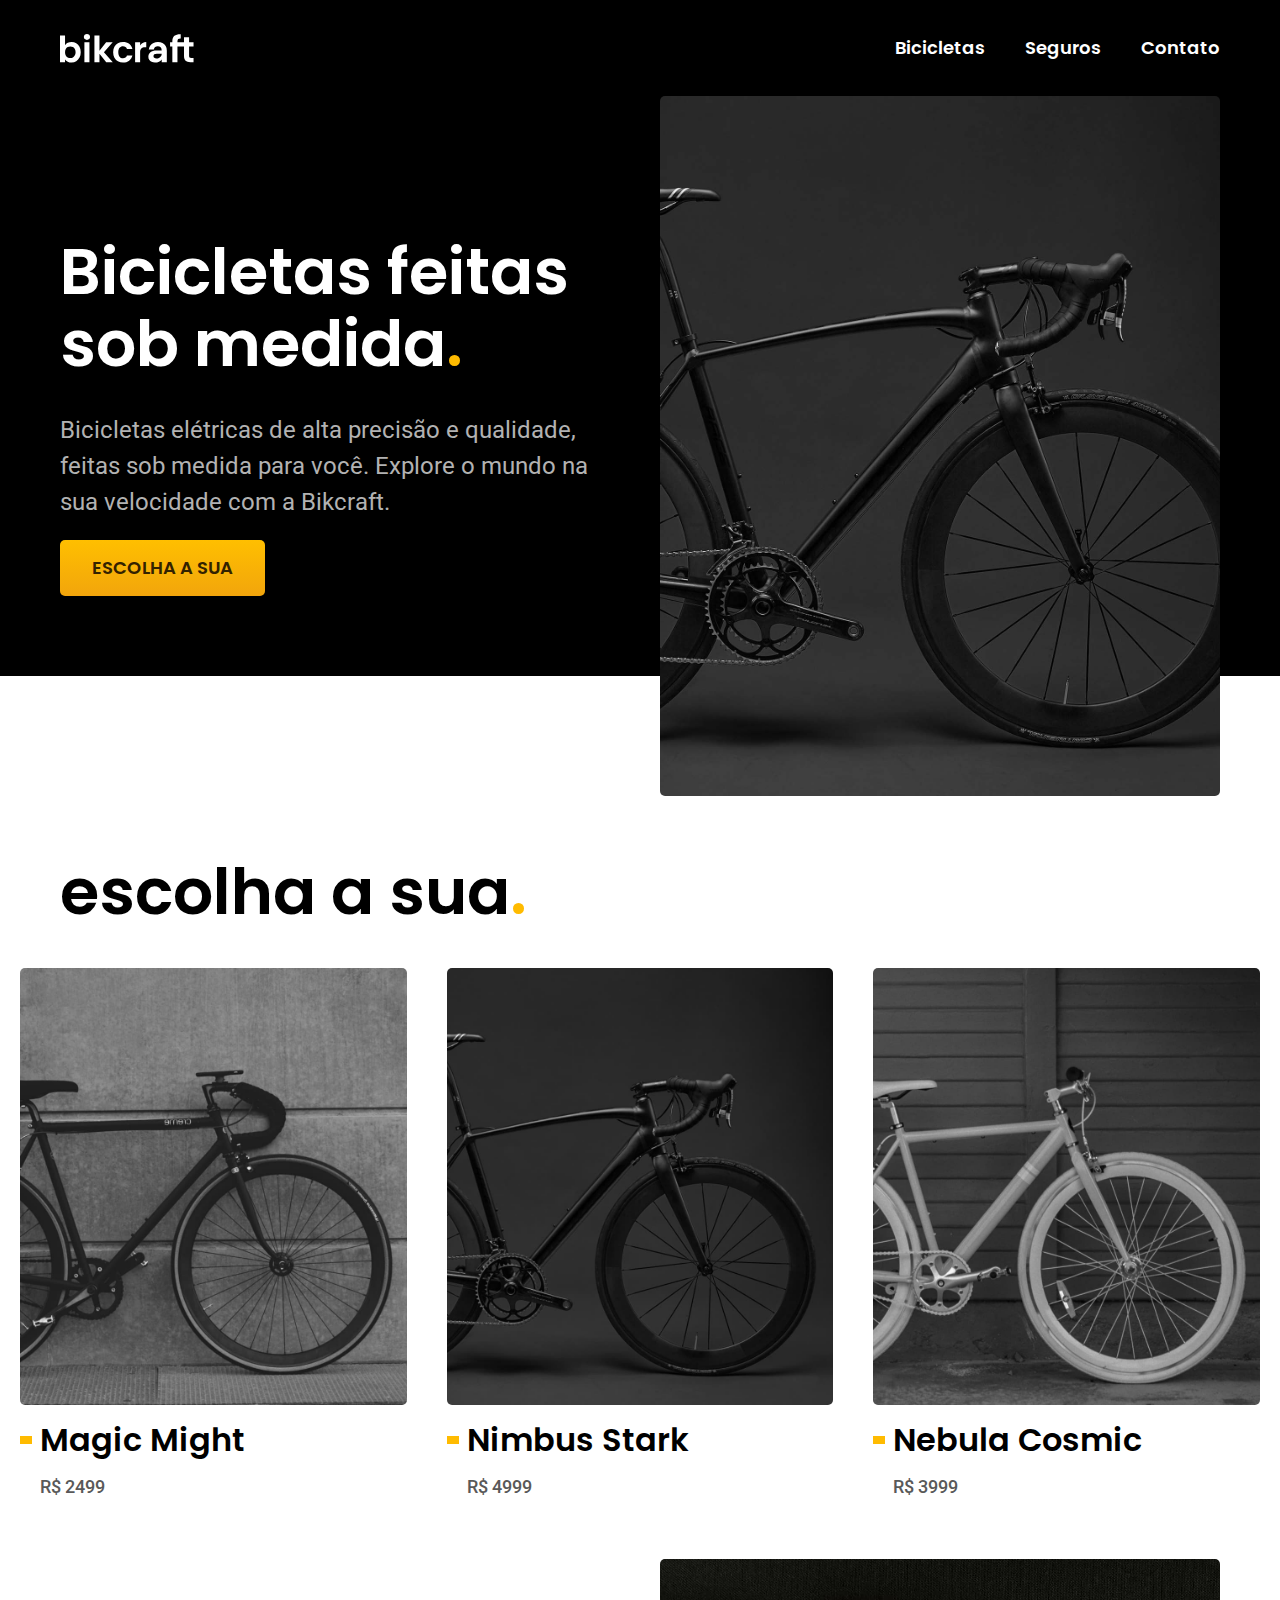
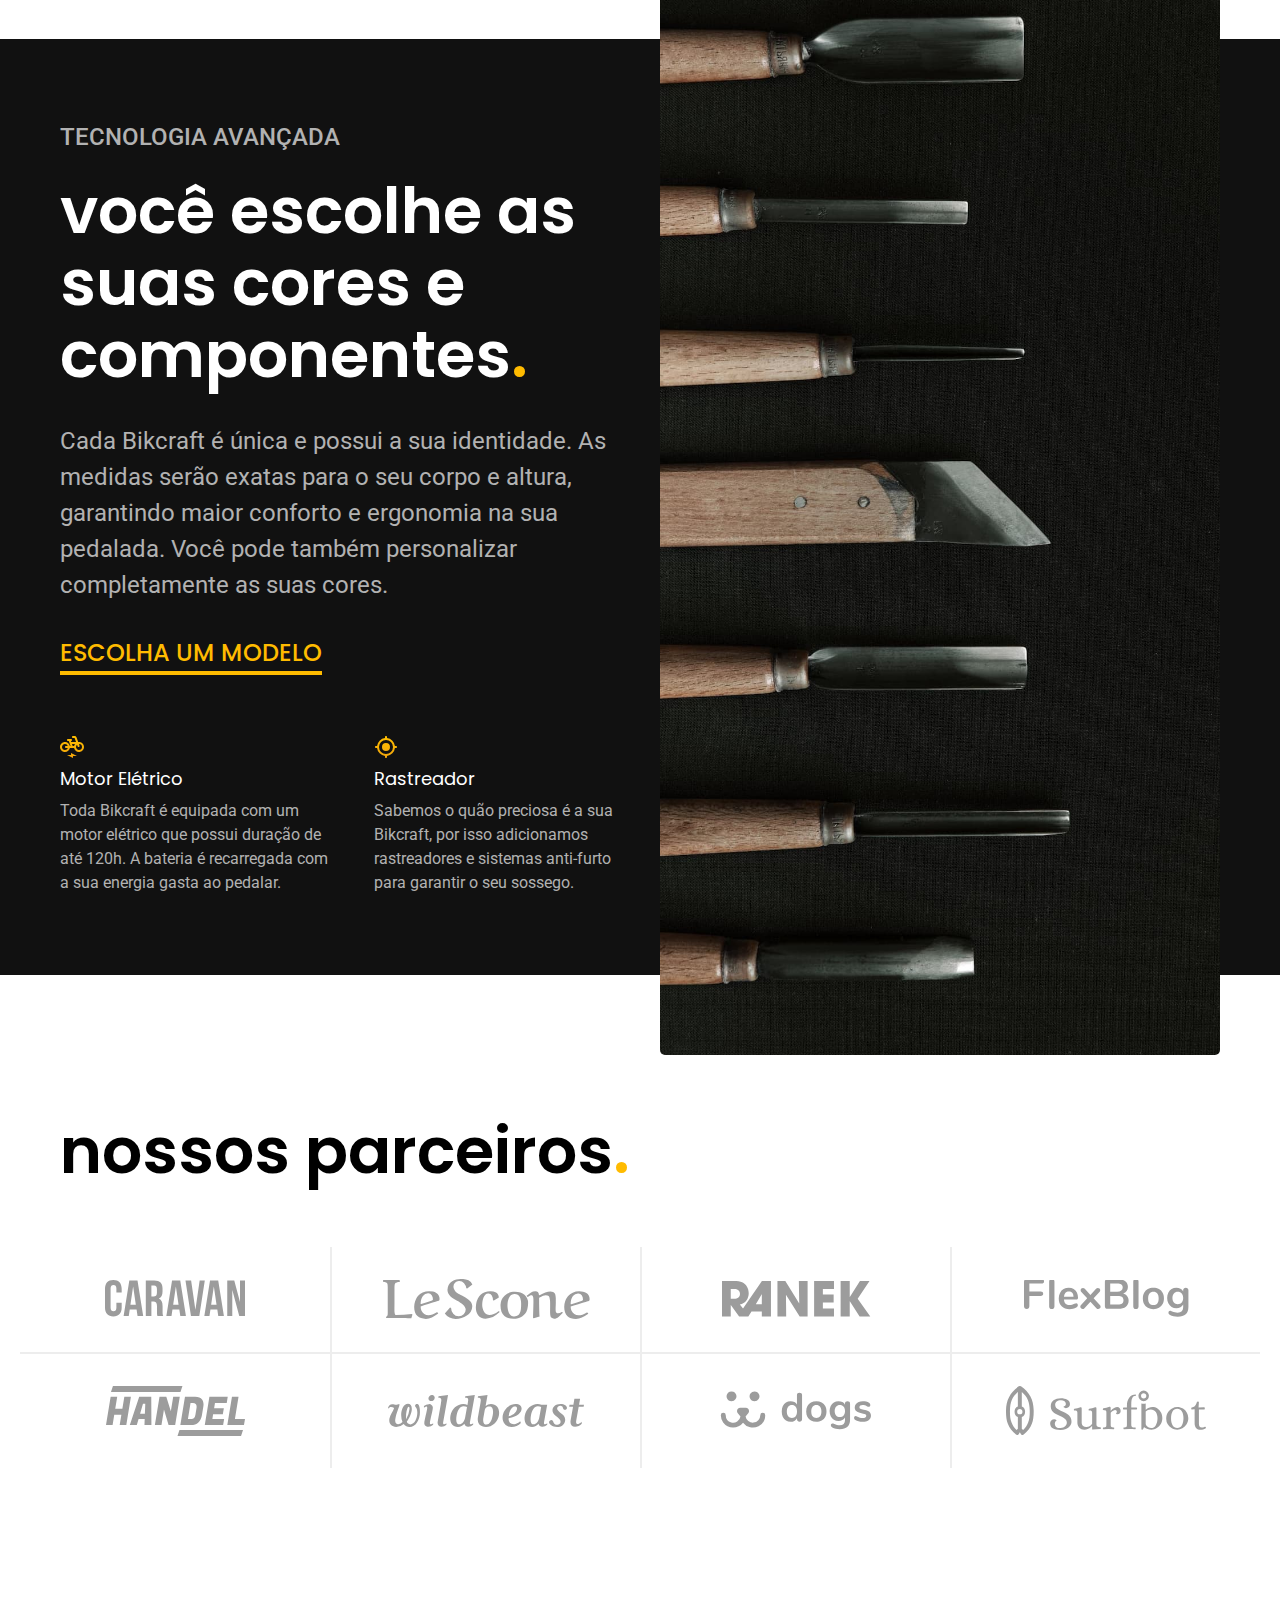
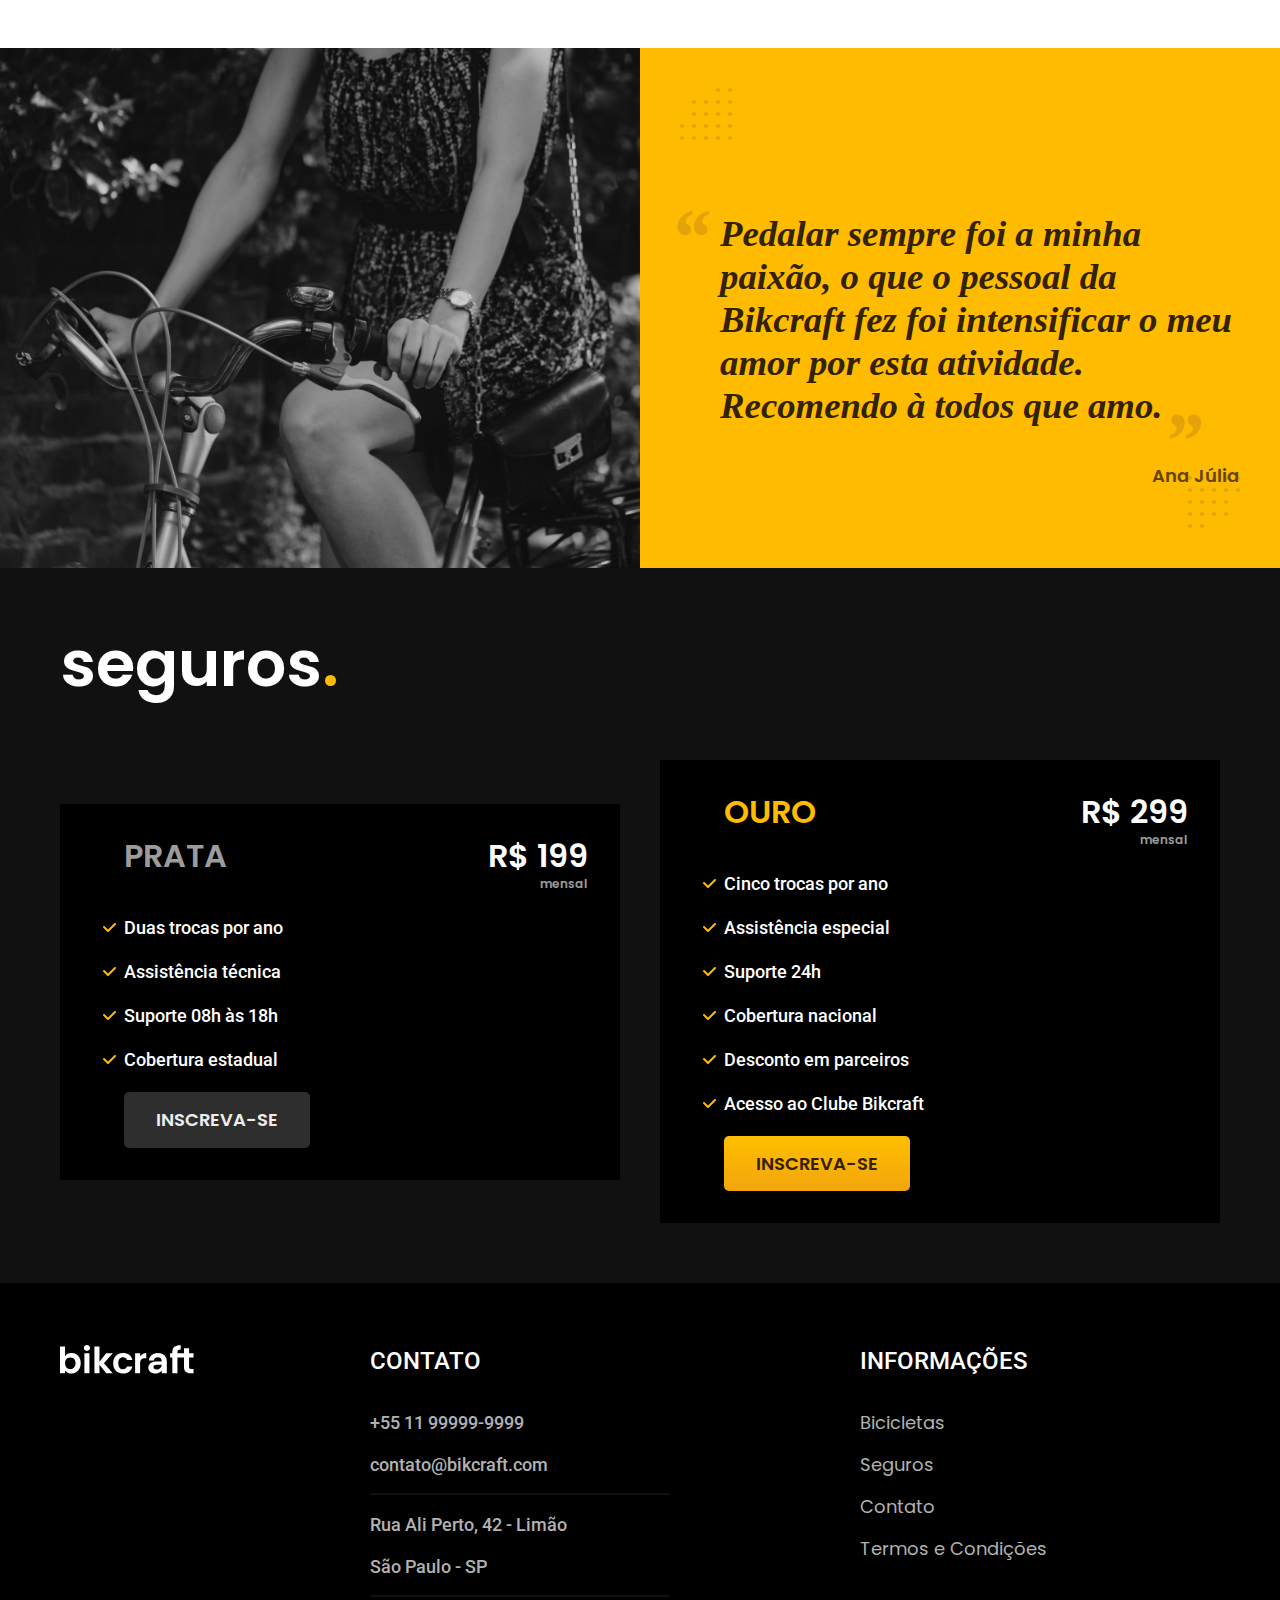
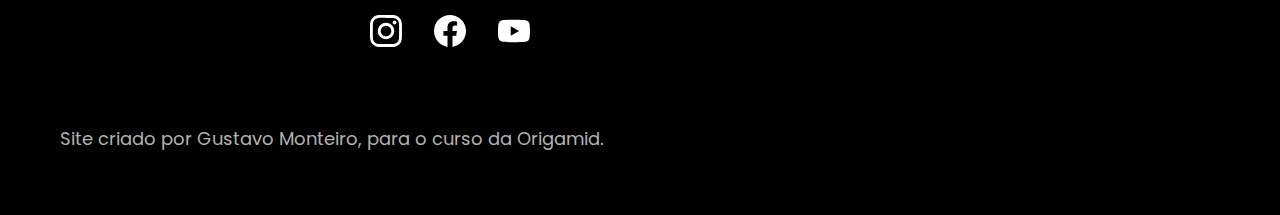
<file: index.html>
<!DOCTYPE html>
<html lang="pt-br">

<head>
  <meta charset="UTF-8">
  <meta http-equiv="X-UA-Compatible" content="IE=edge">
  <meta name="viewport" content="width=device-width, initial-scale=1.0">
  <meta name="description" content="Bicicletas elétricas de alta precisão e qualidade,  feitas sob medida para o cliente. Explore o mundo na sua velocidade com a Bikcraft.">
  <title>Projeto Bikcraft</title>

  <link rel="shortcut icon" href="./img/favicon.svg" width="32" height="32" type="image/svg+xml">
  <link rel="preload" href="./css/style.min.css" as="style">
  <link rel="stylesheet" href="./css/style.min.css">

  <link rel="preconnect" href="https://fonts.googleapis.com">
  <link rel="preconnect" href="https://fonts.gstatic.com" crossorigin>
  <link href="https://fonts.googleapis.com/css2?family=Poppins:wght@400;600&family=Roboto:wght@400;500&display=swap" rel="stylesheet">


  <script>document.documentElement.classList.add('js');</script>
</head>

<body>
  <header class="header-bg">
    <div class="header container">
      <a href="./index.html">
        <img src="./img/bikcraft.svg" width="136" height="32" alt="Bikcraft Logo">
      </a>

      <nav aria-label="primaria">
        <ul class="header-menu font-1-m-b">
          <li><a href="./bicicletas.html">Bicicletas</a></li>
          <li><a href="./seguros.html">Seguros</a></li>
          <li><a href="./contato.html">Contato</a></li>
        </ul>
      </nav>
    </div>
  </header>

  <main class="introducao-bg">
    <div class="introducao container">
      <div class="introducao-conteudo">
        <h1 class="font-1-xxl cor-0 fadeInDown" data-anime="200">Bicicletas feitas sob medida<span class="cor-p1">.</span></h1>
        <p class="font-2-l cor-5 fadeInDown" data-anime="300">Bicicletas elétricas de alta precisão e qualidade, feitas sob medida para você. Explore o mundo na sua velocidade com a Bikcraft.</p>
        <a class="botao fadeInDown" data-anime="400" href="./bicicletas.html">Escolha a Sua</a>
      </div>
      <picture data-anime="500" class="fadeInDown">
        <img src="./img/fotos/introducao.jpg" width="1280" height="1600" alt="Bicicleta">
      </picture>
    </div>
  </main>

  <article class="seletor">
    <h2 class="font-1-xxl container">Escolha a Sua<span class="cor-p1">.</span></h2>
    <ul class="seletor-grid">
      <li>
        <a href="./bicicletas/magic.html">
          <img src="./img/bicicletas/magic-home.jpg" width="920" height="1040" alt="Bicicleta Magic Might">
          <h3 class="font-1-xl">Magic Might</h3>
          <span class="font-2-m cor-8">R$ 2499</span>
        </a>
      </li>
      <li>
        <a href="./bicicletas/nimbus.html">
          <img src="./img/bicicletas/nimbus-home.jpg" width="920" height="1040" alt="Bicicleta Nimbus Stark">
          <h3 class="font-1-xl">Nimbus Stark</h3>
          <span class="font-2-m cor-8">R$ 4999</span>
        </a>
      </li>
      <li>
        <a href="./bicicletas/nebula.html">
          <img src="./img/bicicletas/nebula-home.jpg" width="920" height="1040" alt="Bicicleta Nebula Cosmic">
          <h3 class="font-1-xl">Nebula Cosmic</h3>
          <span class="font-2-m cor-8">R$ 3999</span>
        </a>
      </li>
    </ul>
  </article>

  <article class="tecnologia-bg">
    <div class="tecnologia-grid container">
      <div class="tecnologia-conteudo">
        <h4 class="font-2-l-b cor-5">Tecnologia Avançada</h4>
        <h2 class="font-1-xxl cor-0">você escolhe as suas cores e componentes<span class="cor-p1">.</span></h2>
        <p class="font-2-l cor-5">Cada Bikcraft é única e possui a sua identidade. As medidas serão exatas para o seu corpo e altura, garantindo maior conforto e ergonomia na sua pedalada. Você pode também personalizar completamente as suas cores.</p>
        <a class="link" href="./bicicletas.html">Escolha um modelo</a>
        <div class="tecnologia-flex">
          <div>
            <img src="./img/icones/eletrica.svg" width="24" height="24" alt="">
            <h3 class="font-1-m cor-0">Motor Elétrico</h3>
            <p class="font-2-s cor-5">Toda Bikcraft é equipada com um motor elétrico que possui duração de até 120h. A bateria é recarregada com a sua energia gasta ao pedalar.</p>
          </div>
          <div>
            <img src="./img/icones/rastreador.svg" width="24" height="24" alt="">
            <h3 class="font-1-m cor-0">Rastreador</h3>
            <p class="font-2-s cor-5">Sabemos o quão preciosa é a sua Bikcraft, por isso adicionamos rastreadores e sistemas anti-furto para garantir o seu sossego.</p>
          </div>
        </div>
      </div>
      <picture class="tecnologia-img">
        <img src="./img/fotos/tecnologia.jpg" width="1200" height="1920" alt="">
      </picture>
    </div>
  </article>

  <section class="parceiros" aria-label="Nossos Parceiros">
    <h2 class="font-1-xxl container">nossos parceiros<span class="cor-p1">.</span></h2>
    <ul class="parceiros-grid">
      <li><img src="./img/parceiros/caravan.svg" width="140" height="38" alt="Caravan Logo"></li>
      <li><img src="./img/parceiros/lescone.svg" width="208" height="41" alt="Lescone Logo"></li>
      <li><img src="./img/parceiros/ranek.svg" width="149" height="36" alt="ranek Logo"></li>
      <li><img src="./img/parceiros/flexblog.svg" width="165" height="38" alt="Flexblog Logo"></li>
      <li><img src="./img/parceiros/handel.svg" width="139" height="50" alt="Handel Logo"></li>
      <li><img src="./img/parceiros/wildbeast.svg" width="196" height="34" alt="Wildbeast Logo"></li>
      <li><img src="./img/parceiros/dogs.svg" width="152" height="39" alt="Dogs Logo"></li>
      <li><img src="./img/parceiros/surfbot.svg" width="200" height="49" alt="Surfbot Logo"></li>
    </ul>
  </section>

  <section class="depoimento">
    <div>
      <img src="./img/fotos/depoimento.jpg" width="1560" height="1360" alt="Imagem Pedalando">
    </div>
    <div class="depoimento-conteudo">
      <blockquote class="depoimento-blockquote">
        <p class="cor-p5">Pedalar sempre foi a minha paixão, o que o pessoal da Bikcraft fez foi intensificar o meu amor por esta atividade. Recomendo à todos que amo.</p>
      </blockquote>
      <span class="font-1-m-b cor-p4">Ana Júlia</span>
    </div>
  </section>

  <article class="seguro-bg">
    <div class="seguro container">
      <h2 class="font-1-xxl cor-0">seguros<span class="cor-p1">.</span></h2>
      <div class="seguro-grid">
        <div class="seguro-prata">
          <h3 class="font-1-xl cor-6">Prata</h3>
          <span class="font-1-xl cor-0">R$ 199<span class="font-1-xs cor-6">mensal</span></span>
          <ul class="font-2-m cor-0">
            <li>Duas trocas por ano</li>
            <li>Assistência técnica</li>
            <li>Suporte 08h às 18h</li>
            <li>Cobertura estadual</li>
          </ul>
          <a class="botao secundario" href="./orcamento.html?tipo=seguro&produto=prata">Inscreva-se</a>
        </div>
        <div class="seguro-ouro">
          <h3 class="font-1-xl cor-p1">Ouro</h3>
          <span class="font-1-xl cor-0">R$ 299<span class="font-1-xs cor-6">mensal</span></span>
          <ul class="font-2-m cor-0">
            <li>Cinco trocas por ano</li>
            <li>Assistência especial</li>
            <li>Suporte 24h</li>
            <li>Cobertura nacional</li>
            <li>Desconto em parceiros</li>
            <li>Acesso ao Clube Bikcraft</li>
          </ul>
          <a class="botao" href="./orcamento.html?tipo=seguro&produto=ouro">Inscreva-se</a>
        </div>
      </div>
    </div>
  </article>

  <footer class="footer-bg">
    <div class="footer container">
      <div class="footer-grid">
        <div class="footer-img">
          <img src="./img/bikcraft.svg" width="136" height="32" alt="Bikcraft Logo">
        </div>
        <div>
          <h3 class="font-2-l-b cor-0">Contato</h3>
          <ul class="footer-contato font-2-m cor-5">
            <li><a href="tel:+551199999-9999">+55 11 99999-9999</a></li>
            <li><a href="mailto:contato@bikcraft.com">contato@bikcraft.com</a></li>
            <li>Rua Ali Perto, 42 - Limão</li>
            <li>São Paulo - SP</li>
          </ul>
          <div class="footer-redes">
            <a href="./">
              <img src="./img/redes/instagram.svg" width="32" height="32" alt="Instagram Logo">
            </a>
            <a href="./">
              <img src="./img/redes/facebook.svg" width="32" height="32" alt="Facebook Logo">
            </a>
            <a href="./">
              <img src="./img/redes/youtube.svg" width="32" height="32" alt="Youtube Logo">
            </a>
          </div>
        </div>
        <div>
          <h3 class=" footer-informacaoes font-2-l-b cor-0">Informações</h3>
          <nav>
            <ul class="font-1-m cor-5">
              <li><a href="./bicicletas.html">Bicicletas</a></li>
              <li><a href="./seguros.html">Seguros</a></li>
              <li><a href="./contato.html">Contato</a></li>
              <li><a href="./termos.html">Termos e Condições</a></li>
            </ul>
          </nav>
        </div>
      </div>
      <p class="rodape font-1-m cor-5">Site criado por Gustavo Monteiro, para o curso da Origamid.</p>
    </div>
  </footer>
  <script src="./js/plugins/simple-anime.js"></script>
  <script src="./js/script.js"></script>
</body>

</html>
</file>
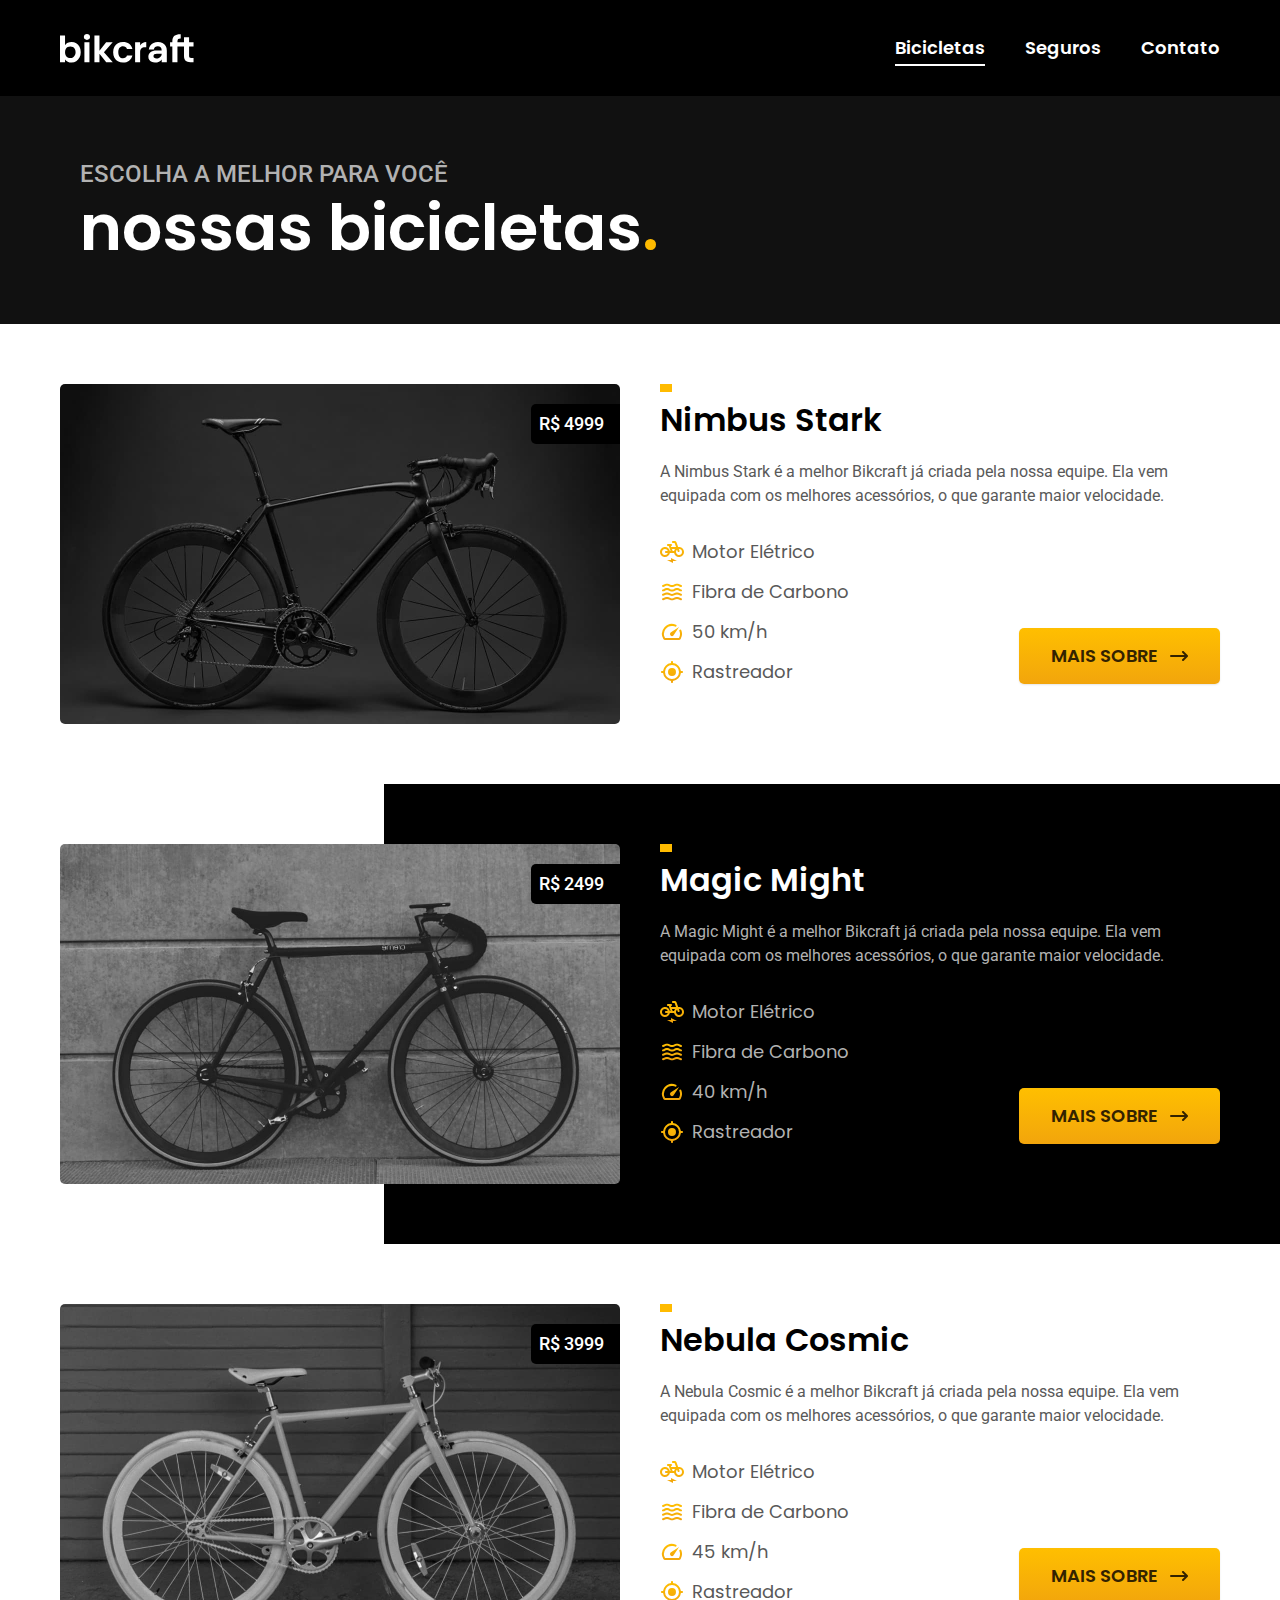
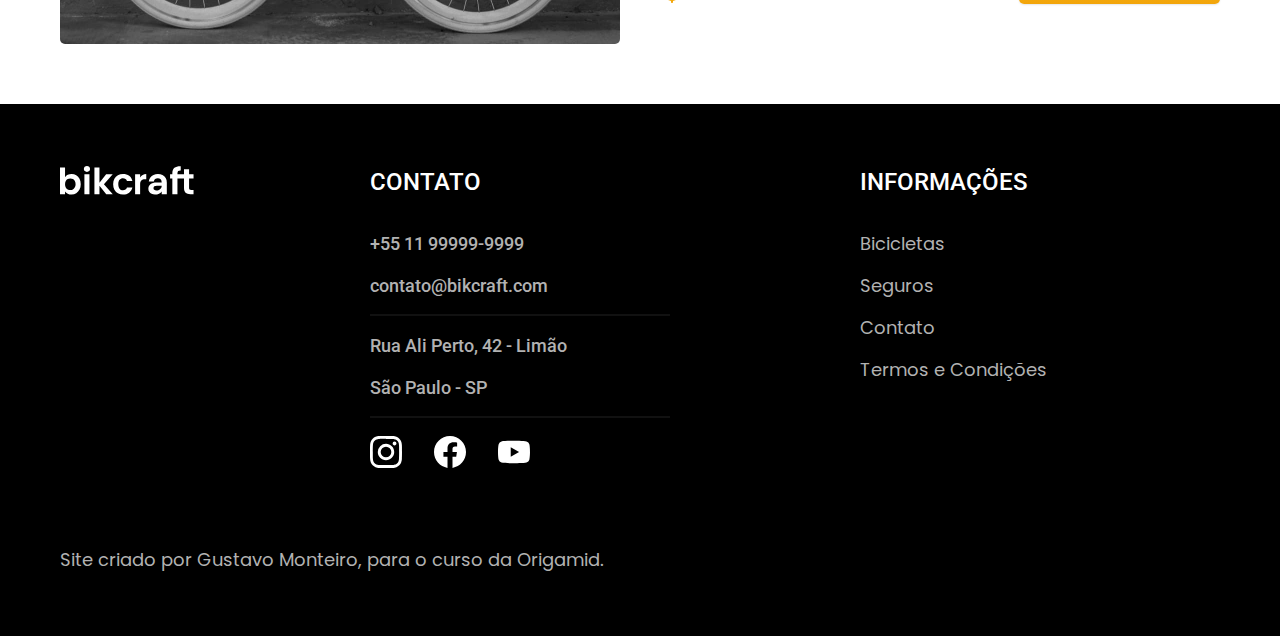
<file: bicicletas.html>
<!DOCTYPE html>
<html lang="pt-br">

<head>
  <meta charset="UTF-8">
  <meta http-equiv="X-UA-Compatible" content="IE=edge">
  <meta name="viewport" content="width=device-width, initial-scale=1.0">
  <meta name="description" content="Bicicletas elétricas de alta precisão e qualidade,  feitas sob medida para o cliente. Explore o mundo na sua velocidade com a Bikcraft.">
  <title>Projeto Bikcraft</title>

  <link rel="shortcut icon" href="./img/favicon.svg" width="32" height="32" type="image/svg+xml">
  <link rel="preload" href="./css/style.min.css" as="style">
  <link rel="stylesheet" href="./css/style.min.css">

  <link rel="preconnect" href="https://fonts.googleapis.com">
  <link rel="preconnect" href="https://fonts.gstatic.com" crossorigin>
  <link href="https://fonts.googleapis.com/css2?family=Poppins:wght@400;600&family=Roboto:wght@400;500&display=swap" rel="stylesheet">


  <script>document.documentElement.classList.add('js');</script>
</head>

<body>
  <header class="header-bg">
    <div class="header container">
      <a href="./index.html">
        <img src="./img/bikcraft.svg" width="136" height="32" alt="Bikcraft Logo">
      </a>

      <nav aria-label="primaria">
        <ul class="header-menu font-1-m-b">
          <li><a href="./bicicletas.html">Bicicletas</a></li>
          <li><a href="./seguros.html">Seguros</a></li>
          <li><a href="./contato.html">Contato</a></li>
        </ul>
      </nav>
    </div>
  </header>

  <main class="titulo">
    <div class="container">
      <p class="font-2-l-b cor-5">Escolha a melhor para você</p>
      <h1 class="font-1-xxl cor-0">nossas bicicletas<span class="cor-p1">.</span></h1>
    </div>
  </main>

  <article>
    <div class="bicicletas container">
      <div class="bicicletas-img">
        <img class="fadeInLeft" data-anime="200" src="./img/bicicletas/nimbus.jpg" width="1120" height="680" alt="Bicicleta Nimbus Stark">
        <span class="font-2-m cor-0 fadeInLeft" data-anime="200">R$ 4999</span>
      </div>
      <div class="bicicletas-conteudo fadeInRight" data-anime="200">
        <h2 class="font-1-xl">Nimbus Stark</h2>
        <p class="font-2-s cor-8">A Nimbus Stark é a melhor Bikcraft já criada pela nossa equipe. Ela vem equipada com os melhores acessórios, o que garante maior velocidade.</p>
        <ul class="font-1-m cor-8">
          <li><img src="./img/icones/eletrica.svg" width="24" height="24" alt=""> Motor Elétrico</li>
          <li><img src="./img/icones/carbono.svg" width="24" height="24" alt="">Fibra de Carbono</li>
          <li><img src="./img/icones/velocidade.svg" width="24" height="24" alt="">50 km/h</li>
          <li><img src="./img/icones/rastreador.svg" width="24" height="24" alt="">Rastreador</li>
        </ul>
        <a class="botao seta" href="./bicicletas/nimbus.html">Mais Sobre</a>
      </div>
    </div>

    <div class="bicicletas-bg">
      <div class="bicicletas container">
        <div class="bicicletas-img">
          <img src="./img/bicicletas/magic.jpg" width="1120" height="680" alt="Bicicleta Magic Might">
          <span class="font-2-m cor-0">R$ 2499</span>
        </div>
        <div class="bicicletas-conteudo">
          <h2 class="font-1-xl cor-0">Magic Might</h2>
          <p class="font-2-s cor-5">A Magic Might é a melhor Bikcraft já criada pela nossa equipe. Ela vem equipada com os melhores acessórios, o que garante maior velocidade.</p>
          <ul class="font-1-m cor-5">
            <li><img src="./img/icones/eletrica.svg" width="24" height="24" alt=""> Motor Elétrico</li>
            <li><img src="./img/icones/carbono.svg" width="24" height="24" alt="">Fibra de Carbono</li>
            <li><img src="./img/icones/velocidade.svg" width="24" height="24" alt="">40 km/h</li>
            <li><img src="./img/icones/rastreador.svg" width="24" height="24" alt="">Rastreador</li>
          </ul>
          <a class="botao seta" href="./bicicletas/magic.html">Mais Sobre</a>
        </div>
      </div>
    </div>

    <div class="bicicletas container">
      <div class="bicicletas-img">
        <img src="./img/bicicletas/nebula.jpg" width="1120" height="680" alt="Bicicleta Nebula Cosmic">
        <span class="font-2-m cor-0">R$ 3999</span>
      </div>
      <div class="bicicletas-conteudo">
        <h2 class="font-1-xl">Nebula Cosmic</h2>
        <p class="font-2-s cor-8">A Nebula Cosmic é a melhor Bikcraft já criada pela nossa equipe. Ela vem equipada com os melhores acessórios, o que garante maior velocidade.</p>
        <ul class="font-1-m cor-8">
          <li><img src="./img/icones/eletrica.svg" width="24" height="24" alt=""> Motor Elétrico</li>
          <li><img src="./img/icones/carbono.svg" width="24" height="24" alt="">Fibra de Carbono</li>
          <li><img src="./img/icones/velocidade.svg" width="24" height="24" alt="">45 km/h</li>
          <li><img src="./img/icones/rastreador.svg" width="24" height="24" alt="">Rastreador</li>
        </ul>
        <a class="botao seta" href="./bicicletas/nebula.html">Mais Sobre</a>
      </div>
    </div>
  </article>

  <footer class="footer-bg">
    <div class="footer container">
      <div class="footer-grid">
        <div class="footer-img">
          <img src="./img/bikcraft.svg" width="136" height="32" alt="Bikcraft Logo">
        </div>
        <div>
          <h3 class="font-2-l-b cor-0">Contato</h3>
          <ul class="footer-contato font-2-m cor-5">
            <li><a href="tel:+551199999-9999">+55 11 99999-9999</a></li>
            <li><a href="mailto:contato@bikcraft.com">contato@bikcraft.com</a></li>
            <li>Rua Ali Perto, 42 - Limão</li>
            <li>São Paulo - SP</li>
          </ul>
          <div class="footer-redes">
            <a href="./">
              <img src="./img/redes/instagram.svg" width="32" height="32" alt="Instagram Logo">
            </a>
            <a href="./">
              <img src="./img/redes/facebook.svg" width="32" height="32" alt="Facebook Logo">
            </a>
            <a href="./">
              <img src="./img/redes/youtube.svg" width="32" height="32" alt="Youtube Logo">
            </a>
          </div>
        </div>
        <div>
          <h3 class=" footer-informacaoes font-2-l-b cor-0">Informações</h3>
          <nav>
            <ul class="font-1-m cor-5">
              <li><a href="./bicicletas.html">Bicicletas</a></li>
              <li><a href="./seguros.html">Seguros</a></li>
              <li><a href="./contato.html">Contato</a></li>
              <li><a href="./termos.html">Termos e Condições</a></li>
            </ul>
          </nav>
        </div>
      </div>
      <p class="rodape font-1-m cor-5">Site criado por Gustavo Monteiro, para o curso da Origamid.</p>
    </div>
  </footer>
  <script src="./js/plugins/simple-anime.js"></script>
  <script src="./js/script.js"></script>
</body>

</html>
</file>
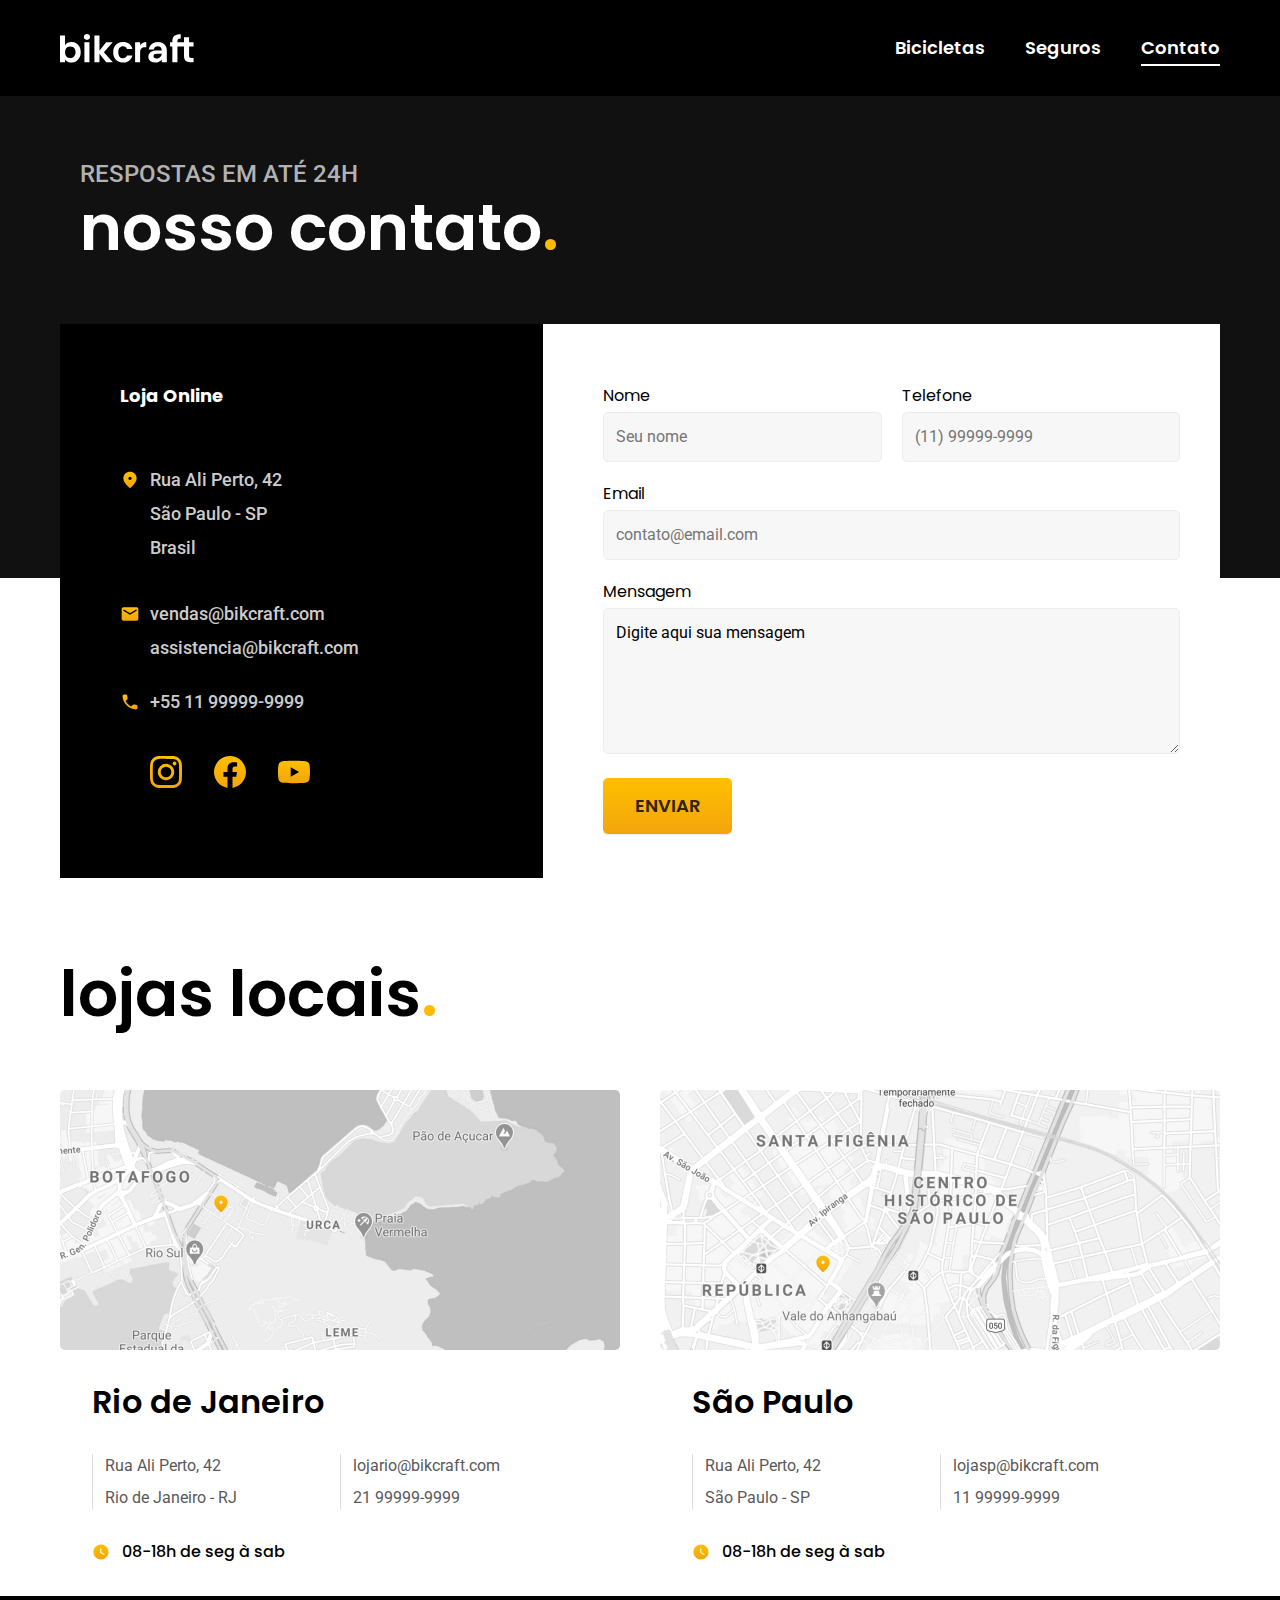
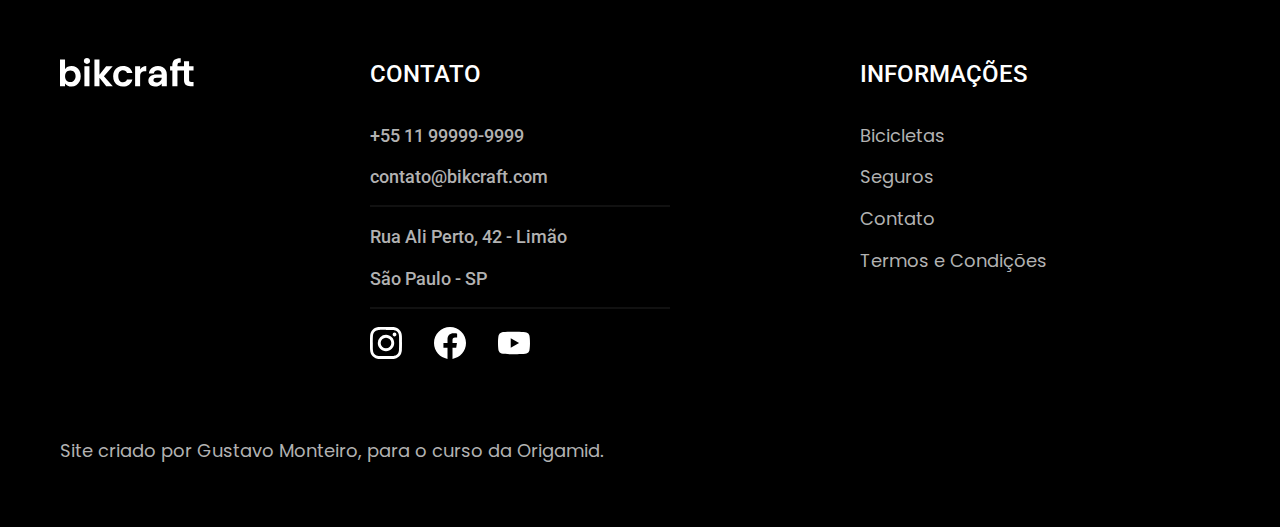
<file: contato.html>
<!DOCTYPE html>
<html lang="pt-br">

<head>
  <meta charset="UTF-8">
  <meta http-equiv="X-UA-Compatible" content="IE=edge">
  <meta name="viewport" content="width=device-width, initial-scale=1.0">
  <meta name="description" content="Bicicletas elétricas de alta precisão e qualidade,  feitas sob medida para o cliente. Explore o mundo na sua velocidade com a Bikcraft.">
  <title>Projeto Bikcraft</title>

  <link rel="shortcut icon" href="./img/favicon.svg" width="32" height="32" type="image/svg+xml">
  <link rel="preload" href="./css/style.min.css" as="style">
  <link rel="stylesheet" href="./css/style.min.css">

  <link rel="preconnect" href="https://fonts.googleapis.com">
  <link rel="preconnect" href="https://fonts.gstatic.com" crossorigin>
  <link href="https://fonts.googleapis.com/css2?family=Poppins:wght@400;600&family=Roboto:wght@400;500&display=swap" rel="stylesheet">


  <script>document.documentElement.classList.add('js');</script>
</head>

<body>
  <header class="header-bg">
    <div class="header container">
      <a href="./index.html">
        <img src="./img/bikcraft.svg" width="136" height="32" alt="Bikcraft Logo">
      </a>

      <nav aria-label="primaria">
        <ul class="header-menu font-1-m-b">
          <li><a href="./bicicletas.html">Bicicletas</a></li>
          <li><a href="./seguros.html">Seguros</a></li>
          <li><a href="./contato.html">Contato</a></li>
        </ul>
      </nav>
    </div>
  </header>

  <main>
    <div class="titulo">
      <div class="container">
        <p class="font-2-l-b cor-5">respostas em até 24h</p>
        <h1 class="font-1-xxl cor-0">nosso contato<span class="cor-p1">.</span></h1>
      </div>
    </div>

    <div class="contato-bg">
      <div class="contato container fadeInDown" data-anime="200">
        <section aria-label="Contato" class="contato-loja">
          <h2 class="font-1-m cor-0">Loja Online</h2>
          <div class="contato-rua font-2-m cor-4">
            <p>Rua Ali Perto, 42</p>
            <p>São Paulo - SP</p>
            <p>Brasil</p>
          </div>
          <address class="contato-contatos font-2-m cor-4">
            <a href="mailto:vendas@bikcraft.com">vendas@bikcraft.com</a>
            <a href="mailto:assistencia@bikcraft.com">assistencia@bikcraft.com</a>
            <a href="tel:+5511999999999">+55 11 99999-9999</a>
          </address>
          <div class="contato-redes">
            <a href="#"><img src="img/redes/instagram-p.svg" width="32" height="32" alt=""></a>
            <a href="#"><img src="img/redes/facebook-p.svg" width="32" height="32" alt=""></a>
            <a href="#"><img src="img/redes/youtube-p.svg" width="32" height="32" alt=""></a>
          </div>
        </section>

        <section aria-label="Formulário" class="contato-formulario-bg">
          <form class="form" action="./contato.html">
            <div>
              <label for="nome">Nome</label>
              <input type="text" id="nome" name="nome" placeholder="Seu nome">
            </div>
            <div>
              <label for="telefone">Telefone</label>
              <input type="text" id="telefone" name="telefone" placeholder="(11) 99999-9999">
            </div>
            <div class="col-2">
              <label for="email">Email</label>
              <input type="email" id="email" name="email" placeholder="contato@email.com">
            </div>
            <div class="col-2">
              <label for="mensagem">Mensagem</label>
              <textarea name="mensagem" id="mensagem" rows="5">Digite aqui sua mensagem</textarea>
            </div>
            <a class="botao" href="">Enviar</a>
          </form>
        </section>
      </div>
    </div>
  </main>

  <article class="lojas container">
    <h2 class="font-1-xxl cor-12">lojas locais<span class="cor-p1">.</span></h2>
    <div class="lojas-grid">
      <div>
        <picture>
          <img src="./img/lojas/rj.jpg" width="1120" height="520" alt="Mapa Rio de Janeiro">
        </picture>
        <div class="lojas-rj">
          <h3 class="font-1-xl cor-12">Rio de Janeiro</h3>
          <div class="lojas-endereco">
            <p class="font-2-s cor-8">Rua Ali Perto, 42</p>
            <p class="font-2-s cor-8">Rio de Janeiro - RJ</p>
          </div>
          <div class="lojas-contato">
            <p class="font-2-s cor-8">lojario@bikcraft.com</p>
            <p class="font-2-s cor-8">21 99999-9999</p>
          </div>
          <div class="lojas-horario">
            <img src="./img/icones/horario.svg" width="20" height="20" alt="">
            <p class="font-1-s cor-12">08-18h de seg à sab</p>
          </div>
        </div>
      </div>

      <div>
        <picture>
          <img src="./img/lojas/sp.jpg" width="1120" height="520" alt="Mapa São Paulo">
        </picture>
        <div class="lojas-sp">
          <h3 class="font-1-xl cor-12">São Paulo</h3>
          <div class="lojas-endereco">
            <p class="font-2-s cor-8">Rua Ali Perto, 42</p>
            <p class="font-2-s cor-8">São Paulo - SP</p>
          </div>
          <div class="lojas-contato">
            <p class="font-2-s cor-8">lojasp@bikcraft.com</p>
            <p class="font-2-s cor-8">11 99999-9999</p>
          </div>
          <div class="lojas-horario">
            <img src="./img/icones/horario.svg" width="20" height="20" alt="">
            <p class="font-1-s cor-12">08-18h de seg à sab</p>
          </div>
        </div>
      </div>
    </div>
  </article>

  <footer class="footer-bg">
    <div class="footer container">
      <div class="footer-grid">
        <div class="footer-img">
          <img src="./img/bikcraft.svg" width="136" height="32" alt="Bikcraft Logo">
        </div>
        <div>
          <h3 class="font-2-l-b cor-0">Contato</h3>
          <ul class="footer-contato font-2-m cor-5">
            <li><a href="tel:+551199999-9999">+55 11 99999-9999</a></li>
            <li><a href="mailto:contato@bikcraft.com">contato@bikcraft.com</a></li>
            <li>Rua Ali Perto, 42 - Limão</li>
            <li>São Paulo - SP</li>
          </ul>
          <div class="footer-redes">
            <a href="./">
              <img src="./img/redes/instagram.svg" width="32" height="32" alt="Instagram Logo">
            </a>
            <a href="./">
              <img src="./img/redes/facebook.svg" width="32" height="32" alt="Facebook Logo">
            </a>
            <a href="./">
              <img src="./img/redes/youtube.svg" width="32" height="32" alt="Youtube Logo">
            </a>
          </div>
        </div>
        <div>
          <h3 class=" footer-informacaoes font-2-l-b cor-0">Informações</h3>
          <nav>
            <ul class="font-1-m cor-5">
              <li><a href="./bicicletas.html">Bicicletas</a></li>
              <li><a href="./seguros.html">Seguros</a></li>
              <li><a href="./contato.html">Contato</a></li>
              <li><a href="./termos.html">Termos e Condições</a></li>
            </ul>
          </nav>
        </div>
      </div>
      <p class="rodape font-1-m cor-5">Site criado por Gustavo Monteiro, para o curso da Origamid.</p>
    </div>
  </footer>
  <script src="./js/plugins/simple-anime.js"></script>
  <script src="./js/script.js"></script>
</body>

</html>
</file>
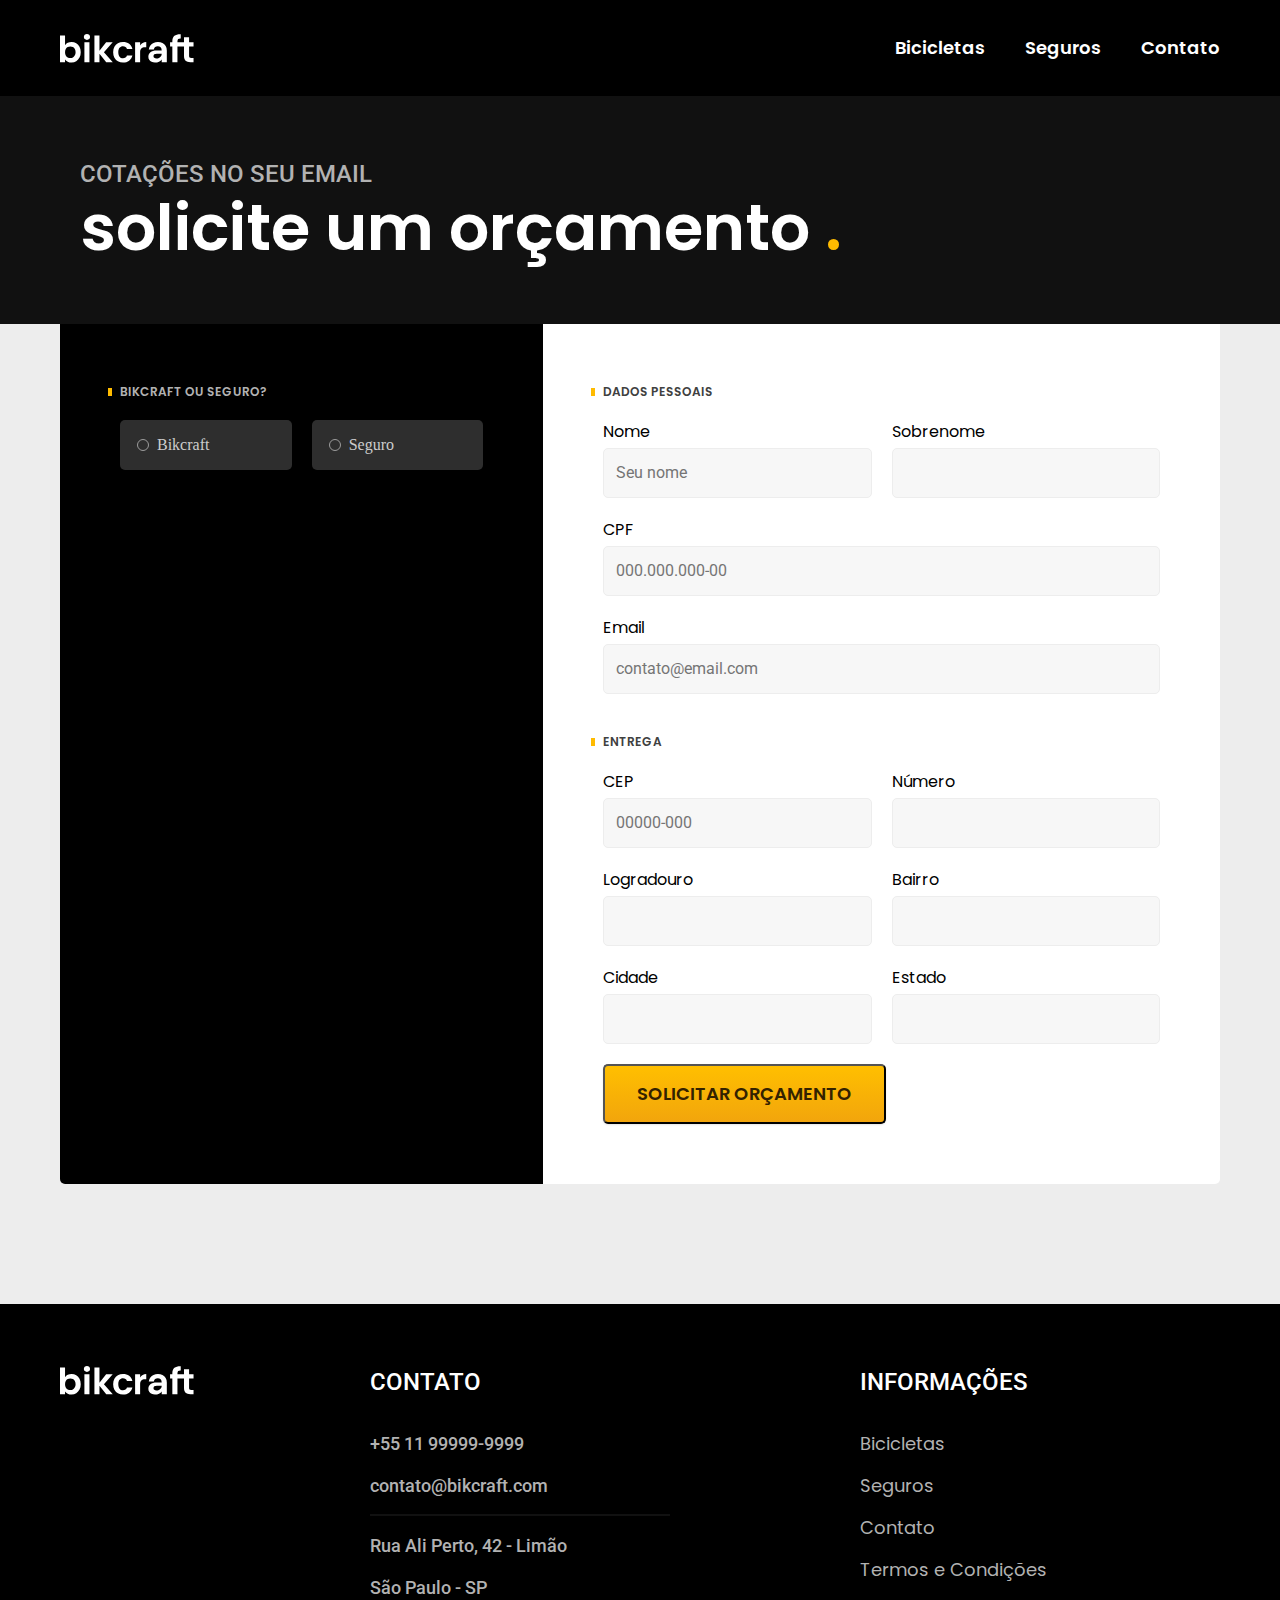
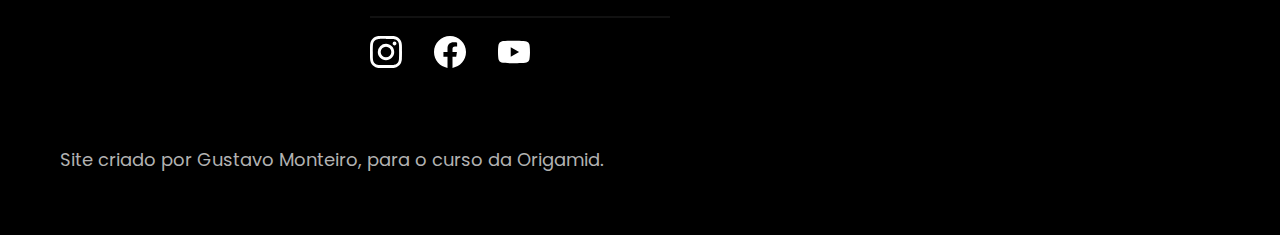
<file: orcamento.html>
<!DOCTYPE html>
<html lang="pt-br">

<head>
  <meta charset="UTF-8">
  <meta http-equiv="X-UA-Compatible" content="IE=edge">
  <meta name="viewport" content="width=device-width, initial-scale=1.0">
  <meta name="description" content="Bicicletas elétricas de alta precisão e qualidade,  feitas sob medida para o cliente. Explore o mundo na sua velocidade com a Bikcraft.">
  <title>Projeto Bikcraft</title>

  <link rel="shortcut icon" href="./img/favicon.svg" width="32" height="32" type="image/svg+xml">
  <link rel="preload" href="./css/style.min.css" as="style">
  <link rel="stylesheet" href="./css/style.min.css">

  <link rel="preconnect" href="https://fonts.googleapis.com">
  <link rel="preconnect" href="https://fonts.gstatic.com" crossorigin>
  <link href="https://fonts.googleapis.com/css2?family=Poppins:wght@400;600&family=Roboto:wght@400;500&display=swap" rel="stylesheet">


  <script>document.documentElement.classList.add('js');</script>
</head>

<body>
  <header class="header-bg">
    <div class="header container">
      <a href="./index.html">
        <img src="./img/bikcraft.svg" width="136" height="32" alt="Bikcraft Logo">
      </a>

      <nav aria-label="primaria">
        <ul class="header-menu font-1-m-b">
          <li><a href="./bicicletas.html">Bicicletas</a></li>
          <li><a href="./seguros.html">Seguros</a></li>
          <li><a href="./contato.html">Contato</a></li>
        </ul>
      </nav>
    </div>
  </header>

  <main class="orcamento-bg">
    <div class="titulo">
      <div class="container">
        <p class="font-2-l-b cor-5">cotações no seu email</p>
        <h1 class="font-1-xxl cor-0">solicite um orçamento <span class="cor-p1">.</span></h1>
      </div>
    </div>

    <form class="orcamento container" action="./">
      <div class="orcamento-produto">
        <h2 class="font-1-xs cor-5">Bikcraft ou seguro?</h2>
        <input type="radio" name="tipo" value="bikecraft" id="bikcraft">
        <label for="bikcraft">Bikcraft</label>
        <input type="radio" name="tipo" value="seguro" id="seguro">
        <label for="seguro">Seguro</label>
        <div class="orcamento-conteudo" id="orcamento-bikcraft">
          <h2 class="font-1-xs cor-5">Escolha a sua:</h2>
          <input type="radio" name="produto" value="nimbus" id="nimbus">
          <label for="nimbus">Nimbus Stark <span>R$4999</span></label>
          <div class="orcamento-detalhes">
            <ul class="font-1-xs cor-8">
              <li><img src="./img/icones/eletrica.svg" width="24" height="24" alt="">Motor Elétrico</li>
              <li><img src="./img/icones/carbono.svg" width="24" height="24" alt=""> Fibra de Carbono</li>
              <li><img src="./img/icones/velocidade.svg" width="24" height="24" alt=""> 50 km/h</li>
              <li><img src="./img/icones/rastreador.svg" width="24" height="24" alt=""> Rastreador</li>
            </ul>
            <img src="./img/bicicletas/nimbus.jpg" width="1120" height="680" alt="Bicicleta nimbus Stark">
          </div>
          <input type="radio" name="produto" value="magic" id="magic">
          <label for="magic">Magic Might <span>R$ 2499</span></label>
          <div class="orcamento-detalhes">
            <ul class="font-1-xs cor-8">
              <li><img src="./img/icones/eletrica.svg" width="24" height="24" alt=""> Motor Elétrico</li>
              <li><img src="./img/icones/carbono.svg" width="24" height="24" alt=""> Fibra de Carbono</li>
              <li><img src="./img/icones/velocidade.svg" width="24" height="24" alt=""> 45 km/h</li>
              <li><img src="./img/icones/rastreador.svg" width="24" height="24" alt=""> Rastreador</li>
            </ul>
            <img src="./img/bicicletas/magic.jpg" width="1120" height="680" alt="Bicicleta preta">
          </div>
          <input type="radio" name="produto" value="nebula" id="nebula">
          <label for="nebula">Nebula Cosmic <span>R$ 3999</span></label>
          <div class="orcamento-detalhes">
            <ul class="font-1-xs cor-8">
              <li><img src="./img/icones/eletrica.svg" width="24" height="24" alt=""> Motor Elétrico</li>
              <li><img src="./img/icones/carbono.svg" width="24" height="24" alt=""> Fibra de Carbono</li>
              <li><img src="./img/icones/velocidade.svg" width="24" height="24" alt=""> 40 km/h</li>
              <li><img src="./img/icones/rastreador.svg" width="24" height="24" alt=""> Rastreador</li>
            </ul>
            <img src="./img/bicicletas/nebula.jpg" width="1120" height="680" alt="Bicicleta preta">
          </div>
        </div>
        <div class="orcamento-conteudo" id="orcamento-seguro">
          <h2 class="font-1-xs cor-5">Escolha o plano:</h2>
          <input type="radio" name="produto" value="prata" id="prata">
          <label for="prata">Prata <span>R$ 199</span></label>
          <input type="radio" name="produto" value="ouro" id="ouro">
          <label for="ouro">Ouro <span>R$ 299</span></label>
        </div>
      </div>

      <div class="orcamento-dados form">
        <h2 class="font-1-xs cor-9 col-2">dados pessoais</h2>
        <div>
          <label for="nome">Nome</label>
          <input type="text" id="nome" name="nome" placeholder="Seu nome">
        </div>
        <div>
          <label for="sobrenome">Sobrenome</label>
          <input type="text" id="sobrenome" name="sobrenome">
        </div>
        <div class="col-2">
          <label for="cpf">CPF</label>
          <input type="text" id="cpf" name="cpf" placeholder="000.000.000-00">
        </div>
        <div class="col-2">
          <label for="email">Email</label>
          <input type="email" id="email" name="email" placeholder="contato@email.com">
        </div>
        <h2 class="font-1-xs cor-9 col-2">Entrega</h2>
        <div>
          <label for="cep">CEP</label>
          <input type="text" id="cep" name="cep" placeholder="00000-000">
        </div>
        <div>
          <label for="numero">Número</label>
          <input type="text" id="numero" name="numero">
        </div>
        <div>
          <label for="logradouro">Logradouro</label>
          <input type="text" id="logradouro" name="logradouro">
        </div>
        <div>
          <label for="bairro">Bairro</label>
          <input type="text" id="bairro" name="bairro">
        </div>
        <div>
          <label for="cidade">Cidade</label>
          <input type="text" id="cidade" name="cidade">
        </div>
        <div>
          <label for="estado">Estado</label>
          <input type="text" id="estado" name="estado">
        </div>
        <button class="botao col-2">Solicitar orçamento</button>
      </div>
    </form>
  </main>

  <footer class="footer-bg">
    <div class="footer container">
      <div class="footer-grid">
        <div class="footer-img">
          <img src="./img/bikcraft.svg" width="136" height="32" alt="Bikcraft Logo">
        </div>
        <div>
          <h3 class="font-2-l-b cor-0">Contato</h3>
          <ul class="footer-contato font-2-m cor-5">
            <li><a href="tel:+551199999-9999">+55 11 99999-9999</a></li>
            <li><a href="mailto:contato@bikcraft.com">contato@bikcraft.com</a></li>
            <li>Rua Ali Perto, 42 - Limão</li>
            <li>São Paulo - SP</li>
          </ul>
          <div class="footer-redes">
            <a href="./">
              <img src="./img/redes/instagram.svg" width="32" height="32" alt="Instagram Logo">
            </a>
            <a href="./">
              <img src="./img/redes/facebook.svg" width="32" height="32" alt="Facebook Logo">
            </a>
            <a href="./">
              <img src="./img/redes/youtube.svg" width="32" height="32" alt="Youtube Logo">
            </a>
          </div>
        </div>
        <div>
          <h3 class=" footer-informacaoes font-2-l-b cor-0">Informações</h3>
          <nav>
            <ul class="font-1-m cor-5">
              <li><a href="./bicicletas.html">Bicicletas</a></li>
              <li><a href="./seguros.html">Seguros</a></li>
              <li><a href="./contato.html">Contato</a></li>
              <li><a href="./termos.html">Termos e Condições</a></li>
            </ul>
          </nav>
        </div>
      </div>
      <p class="rodape font-1-m cor-5">Site criado por Gustavo Monteiro, para o curso da Origamid.</p>
    </div>
  </footer>
  <script src="./js/script.js"></script>
</body>

</html>
</file>
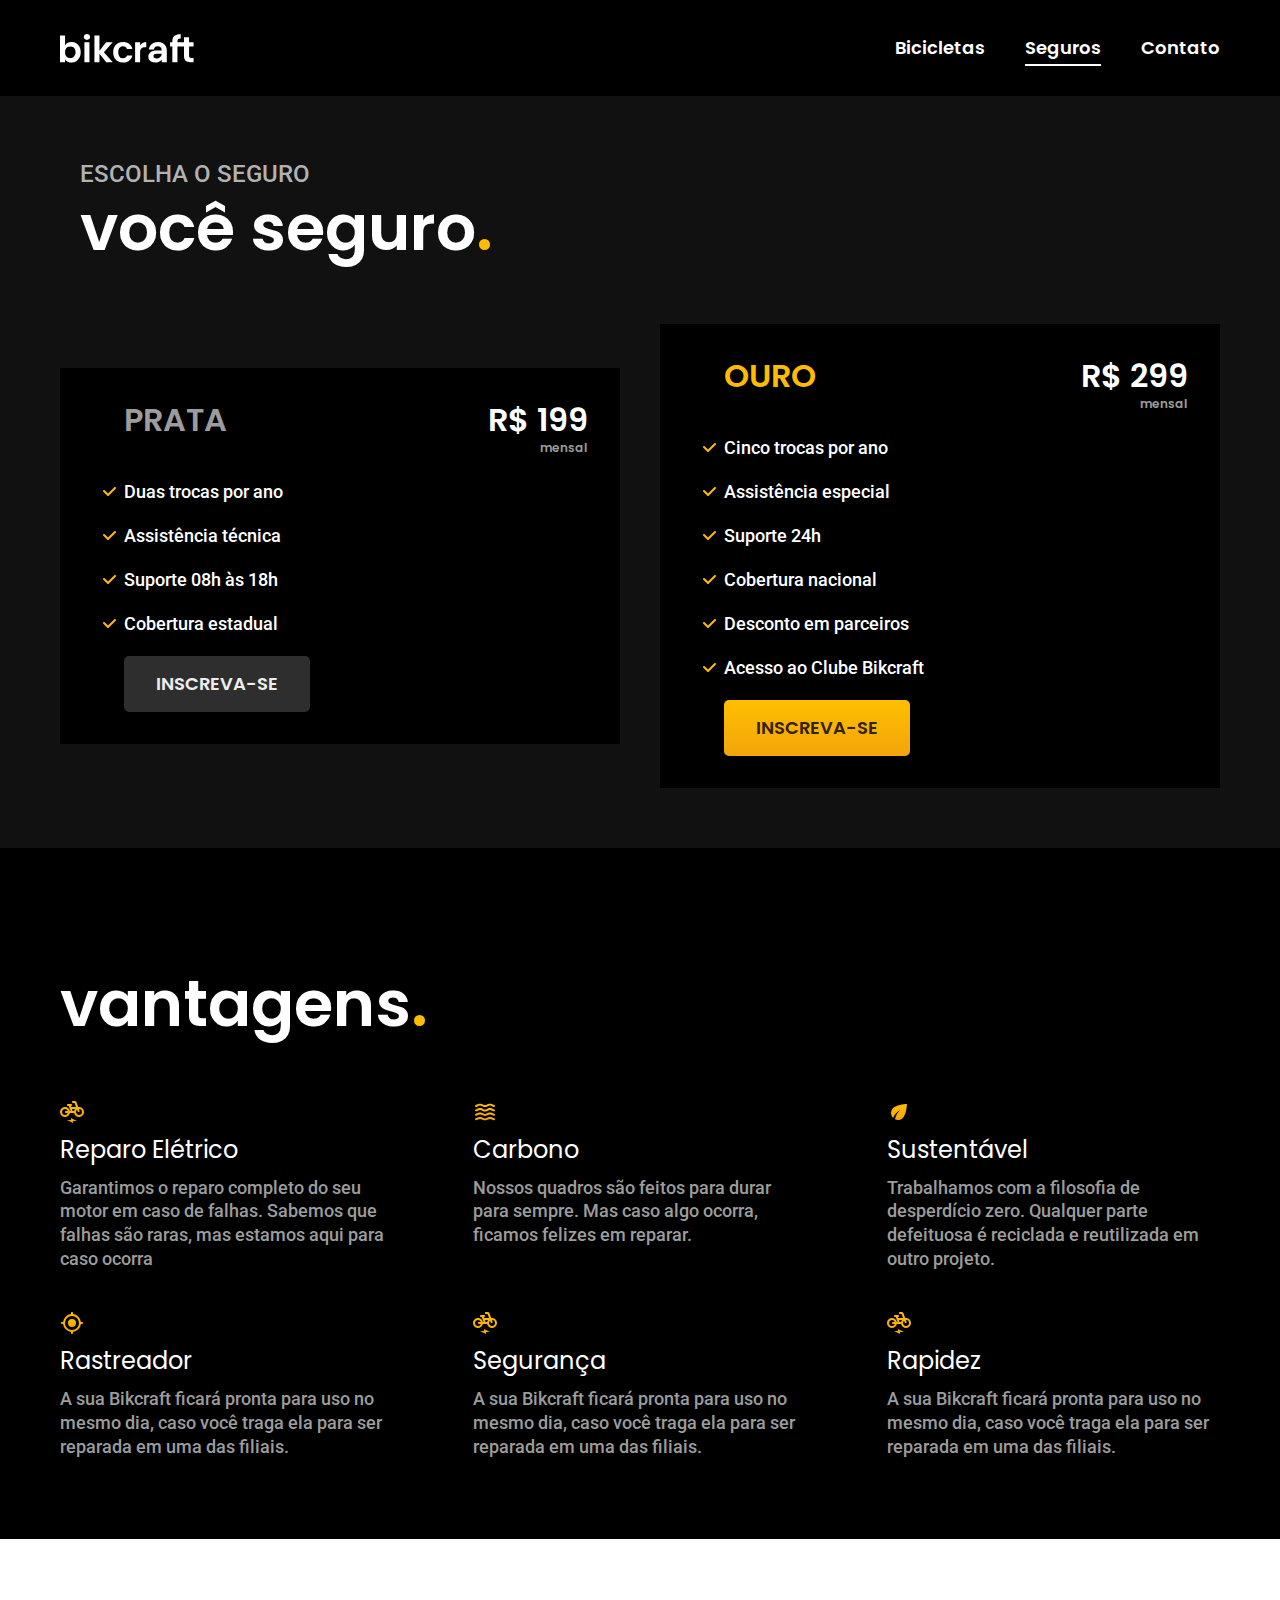
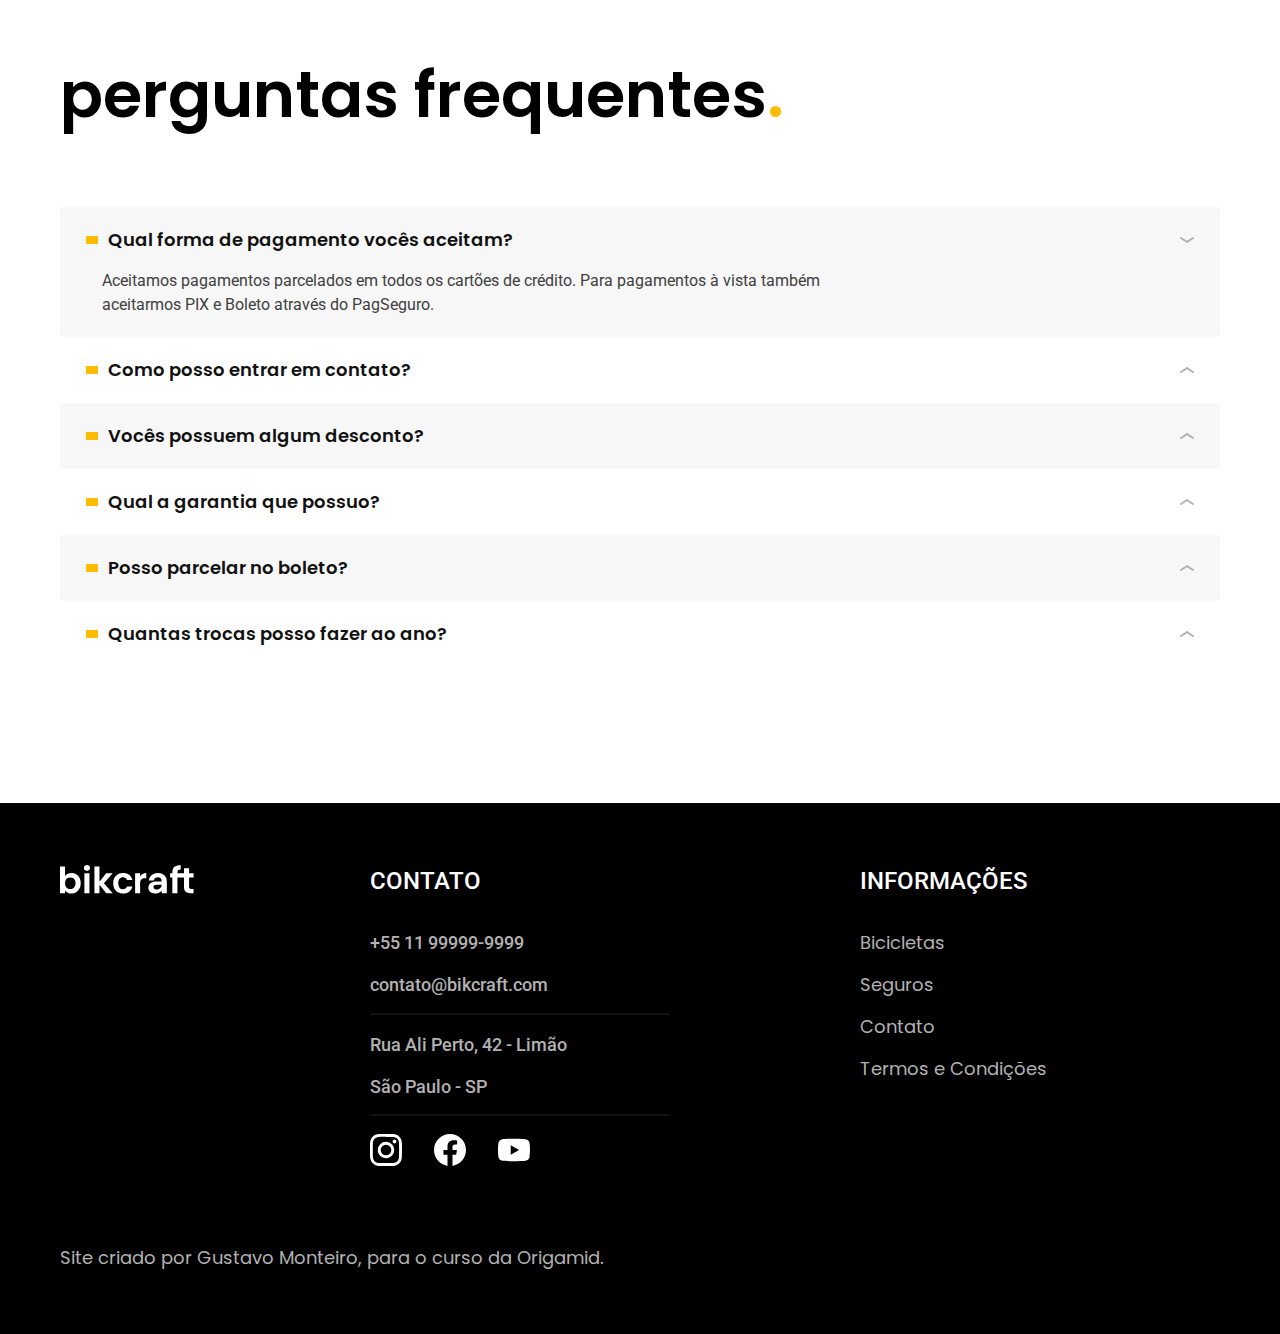
<file: seguros.html>
<!DOCTYPE html>
<html lang="pt-br">

<head>
  <meta charset="UTF-8">
  <meta http-equiv="X-UA-Compatible" content="IE=edge">
  <meta name="viewport" content="width=device-width, initial-scale=1.0">
  <meta name="description" content="Bicicletas elétricas de alta precisão e qualidade,  feitas sob medida para o cliente. Explore o mundo na sua velocidade com a Bikcraft.">
  <title>Projeto Bikcraft</title>

  <link rel="shortcut icon" href="./img/favicon.svg" width="32" height="32" type="image/svg+xml">
  <link rel="preload" href="./css/style.min.css" as="style">
  <link rel="stylesheet" href="./css/style.min.css">

  <link rel="preconnect" href="https://fonts.googleapis.com">
  <link rel="preconnect" href="https://fonts.gstatic.com" crossorigin>
  <link href="https://fonts.googleapis.com/css2?family=Poppins:wght@400;600&family=Roboto:wght@400;500&display=swap" rel="stylesheet">


  <script>document.documentElement.classList.add('js');</script>
</head>

<body>
  <header class="header-bg">
    <div class="header container">
      <a href="./index.html">
        <img src="./img/bikcraft.svg" width="136" height="32" alt="Bikcraft Logo">
      </a>

      <nav aria-label="primaria">
        <ul class="header-menu font-1-m-b">
          <li><a href="./bicicletas.html">Bicicletas</a></li>
          <li><a href="./seguros.html">Seguros</a></li>
          <li><a href="./contato.html">Contato</a></li>
        </ul>
      </nav>
    </div>
  </header>

  <main>
    <div class="titulo">
      <div class="container">
        <p class="font-2-l-b cor-5">Escolha o seguro</p>
        <h1 class="font-1-xxl cor-0">você seguro<span class="cor-p1">.</span></h1>
      </div>
    </div>

    <div class="seguro-bg">
      <div class="seguro container">
        <div class="seguro-grid">
          <div class="seguro-prata fadeInLeft" data-anime="200">
            <h3 class="font-1-xl cor-6">Prata</h3>
            <span class="font-1-xl cor-0">R$ 199<span class="font-1-xs cor-6">mensal</span></span>
            <ul class="font-2-m cor-0">
              <li>Duas trocas por ano</li>
              <li>Assistência técnica</li>
              <li>Suporte 08h às 18h</li>
              <li>Cobertura estadual</li>
            </ul>
            <a class="botao secundario" href="./orcamento.html?tipo=seguro&produto=prata">Inscreva-se</a>
          </div>
          <div class="seguro-ouro fadeInLeft" data-anime="400">
            <h3 class="font-1-xl cor-p1">Ouro</h3>
            <span class="font-1-xl cor-0">R$ 299<span class="font-1-xs cor-6">mensal</span></span>
            <ul class="font-2-m cor-0">
              <li>Cinco trocas por ano</li>
              <li>Assistência especial</li>
              <li>Suporte 24h</li>
              <li>Cobertura nacional</li>
              <li>Desconto em parceiros</li>
              <li>Acesso ao Clube Bikcraft</li>
            </ul>
            <a class="botao" href="./orcamento.html?tipo=seguro&produto=ouro">Inscreva-se</a>
          </div>
        </div>
      </div>
    </div>

  </main>

  <article class="vantagens-bg">
    <div class="container">
      <h2 class="font-1-xxl cor-0">vantagens<span class="cor-p1">.</span></h2>
      <ul class="vantagens-grid">
        <li>
          <img src="./img/icones/eletrica.svg" width="24" height="24" alt="">
          <h3 class="font-1-l cor-0">Reparo Elétrico</h3>
          <p class="font-2-m cor-6">Garantimos o reparo completo do seu motor em caso de falhas. Sabemos que falhas são raras, mas estamos aqui para caso ocorra</p>
        </li>
        <li>
          <img src="./img/icones/carbono.svg" width="24" height="24" alt="">
          <h3 class="font-1-l cor-0">Carbono</h3>
          <p class="font-2-m cor-6">Nossos quadros são feitos para durar para sempre. Mas caso algo ocorra, ficamos felizes em reparar.</p>
        </li>
        <li>
          <img src="./img/icones/sustentavel.svg" width="24" height="24" alt="">
          <h3 class="font-1-l cor-0">Sustentável</h3>
          <p class="font-2-m cor-6">Trabalhamos com a filosofia de desperdício zero. Qualquer parte defeituosa é reciclada e reutilizada em outro projeto.</p>
        </li>
        <li>
          <img src="./img/icones/rastreador.svg" width="24" height="24" alt="">
          <h3 class="font-1-l cor-0">Rastreador</h3>
          <p class="font-2-m cor-6">A sua Bikcraft ficará pronta para uso no mesmo dia, caso você traga ela para ser reparada em uma das filiais.</p>
        </li>
        <li>
          <img src="./img/icones/eletrica.svg" width="24" height="24" alt="">
          <h3 class="font-1-l cor-0">Segurança</h3>
          <p class="font-2-m cor-6">A sua Bikcraft ficará pronta para uso no mesmo dia, caso você traga ela para ser reparada em uma das filiais.</p>
        </li>
        <li>
          <img src="./img/icones/eletrica.svg" width="24" height="24" alt="">
          <h3 class="font-1-l cor-0">Rapidez</h3>
          <p class="font-2-m cor-6">A sua Bikcraft ficará pronta para uso no mesmo dia, caso você traga ela para ser reparada em uma das filiais.</p>
        </li>
      </ul>
    </div>
  </article>

  <article class="container">
    <div class="perguntas">
      <h2 class="font-1-xxl cor-12">perguntas frequentes<span class="cor-p1">.</span></h2>
      <dl>
        <div>
          <dt><button class="font-1-m-b cor-11" aria-controls="pergunta1" aria-expanded="true">Qual forma de pagamento vocês aceitam?</button></dt>
          <dd id="pergunta1" class="font-2-s cor-9 ativa">Aceitamos pagamentos parcelados em todos os cartões de crédito. Para pagamentos à vista também aceitarmos PIX e Boleto através do PagSeguro.</dd>
        </div>
        <div>
          <dt><button class="font-1-m-b cor-11" aria-controls="pergunta2" aria-expanded="false">Como posso entrar em contato?</button></dt>
          <dd id="pergunta2" class="font-2-s cor-9">Aceitamos pagamentos parcelados em todos os cartões de crédito. Para pagamentos à vista também aceitarmos PIX e Boleto através do PagSeguro.</dd>
        </div>
        <div>
          <dt><button class="font-1-m-b cor-11" aria-controls="pergunta3" aria-expanded="false">Vocês possuem algum desconto?</button></dt>
          <dd id="pergunta3" class="font-2-s cor-9">Aceitamos pagamentos parcelados em todos os cartões de crédito. Para pagamentos à vista também aceitarmos PIX e Boleto através do PagSeguro.</dd>
        </div>
        <div>
          <dt><button class="font-1-m-b cor-11" aria-controls="pergunta4" aria-expanded="false">Qual a garantia que possuo?</button></dt>
          <dd id="pergunta4" class="font-2-s cor-9">Aceitamos pagamentos parcelados em todos os cartões de crédito. Para pagamentos à vista também aceitarmos PIX e Boleto através do PagSeguro.</dd>
        </div>
        <div>
          <dt><button class="font-1-m-b cor-11" aria-controls="pergunta5" aria-expanded="false">Posso parcelar no boleto?</button></dt>
          <dd id="pergunta5" class="font-2-s cor-9">Aceitamos pagamentos parcelados em todos os cartões de crédito. Para pagamentos à vista também aceitarmos PIX e Boleto através do PagSeguro.</dd>
        </div>
        <div>
          <dt><button class="font-1-m-b cor-11" aria-controls="pergunta6" aria-expanded="false">Quantas trocas posso fazer ao ano?</button></dt>
          <dd id="pergunta6" class="font-2-s cor-9">Aceitamos pagamentos parcelados em todos os cartões de crédito. Para pagamentos à vista também aceitarmos PIX e Boleto através do PagSeguro.</dd>
        </div>
      </dl>
    </div>
  </article>

  <footer class="footer-bg">
    <div class="footer container">
      <div class="footer-grid">
        <div class="footer-img">
          <img src="./img/bikcraft.svg" width="136" height="32" alt="Bikcraft Logo">
        </div>
        <div>
          <h3 class="font-2-l-b cor-0">Contato</h3>
          <ul class="footer-contato font-2-m cor-5">
            <li><a href="tel:+551199999-9999">+55 11 99999-9999</a></li>
            <li><a href="mailto:contato@bikcraft.com">contato@bikcraft.com</a></li>
            <li>Rua Ali Perto, 42 - Limão</li>
            <li>São Paulo - SP</li>
          </ul>
          <div class="footer-redes">
            <a href="./">
              <img src="./img/redes/instagram.svg" width="32" height="32" alt="Instagram Logo">
            </a>
            <a href="./">
              <img src="./img/redes/facebook.svg" width="32" height="32" alt="Facebook Logo">
            </a>
            <a href="./">
              <img src="./img/redes/youtube.svg" width="32" height="32" alt="Youtube Logo">
            </a>
          </div>
        </div>
        <div>
          <h3 class=" footer-informacaoes font-2-l-b cor-0">Informações</h3>
          <nav>
            <ul class="font-1-m cor-5">
              <li><a href="./bicicletas.html">Bicicletas</a></li>
              <li><a href="./seguros.html">Seguros</a></li>
              <li><a href="./contato.html">Contato</a></li>
              <li><a href="./termos.html">Termos e Condições</a></li>
            </ul>
          </nav>
        </div>
      </div>
      <p class="rodape font-1-m cor-5">Site criado por Gustavo Monteiro, para o curso da Origamid.</p>
    </div>
  </footer>
  <script src="./js/plugins/simple-anime.js"></script>
  <script src="./js/script.js"></script>
</body>

</html>
</file>
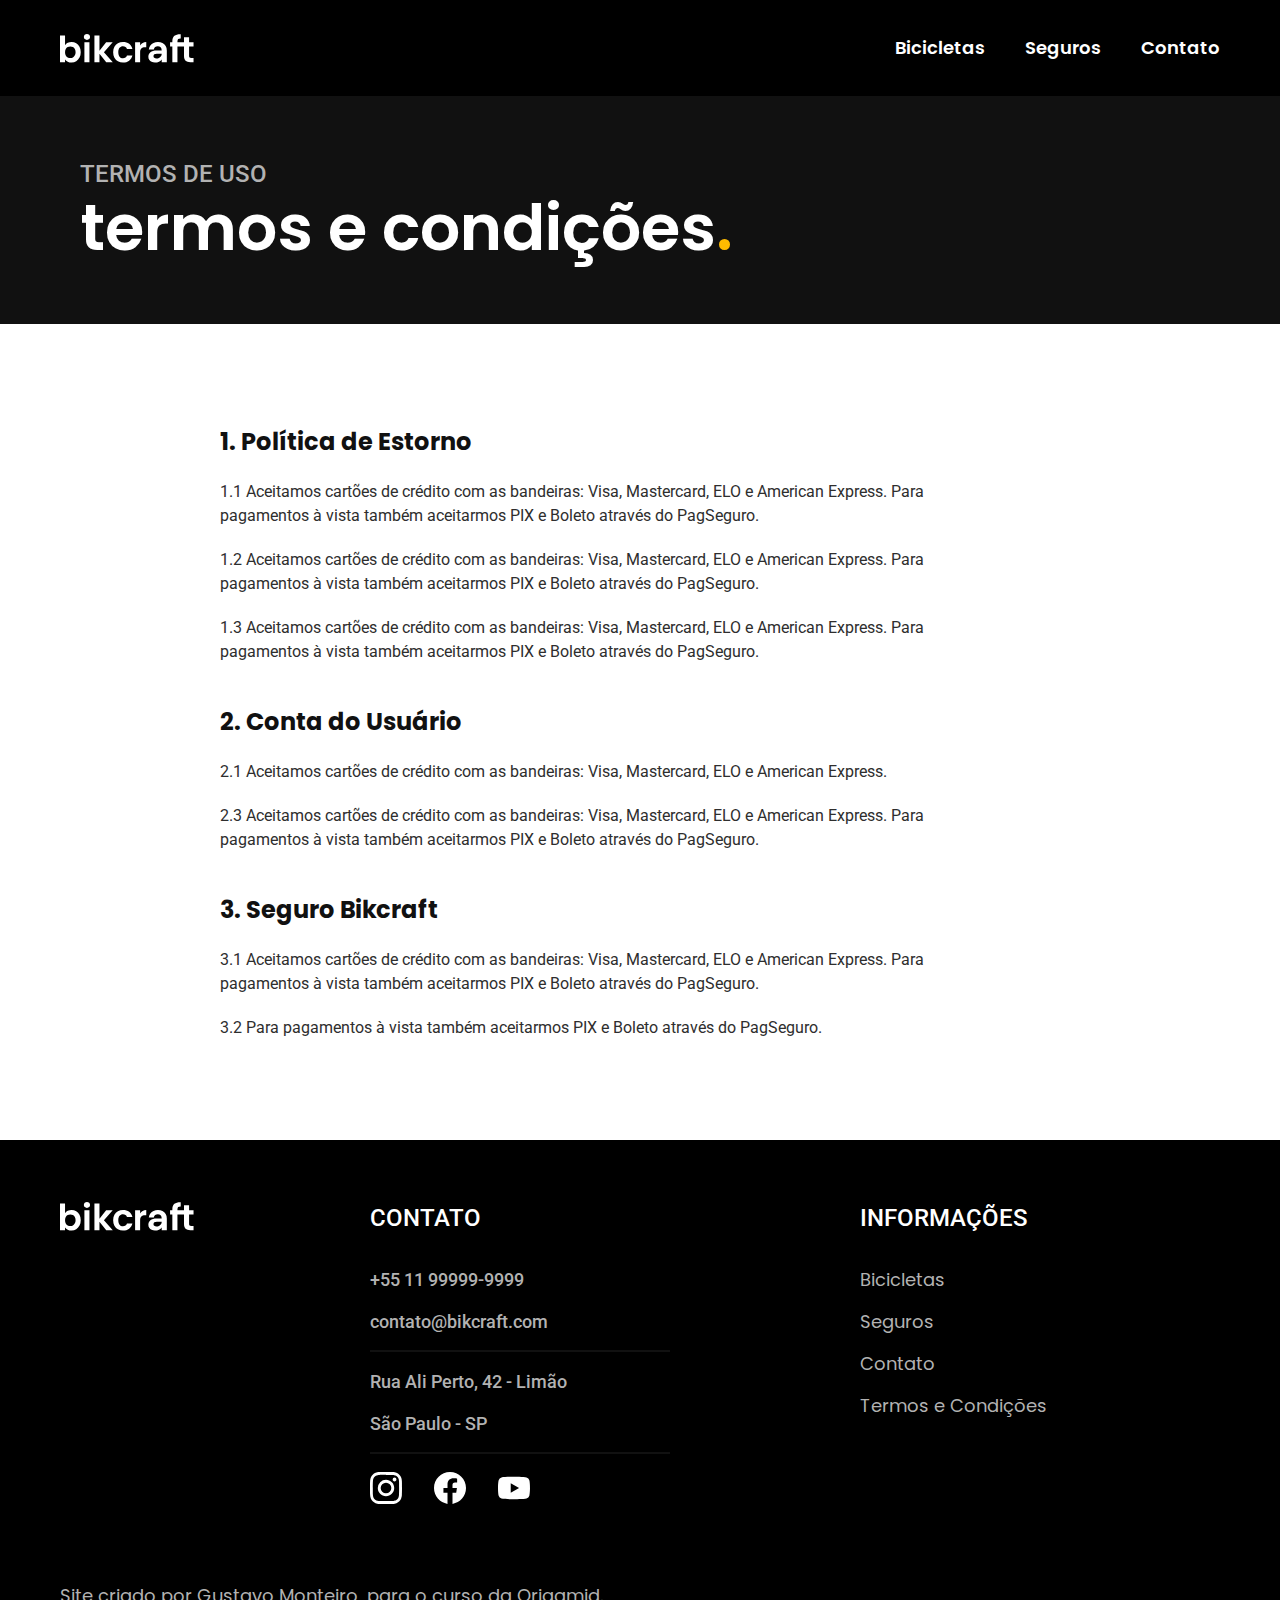
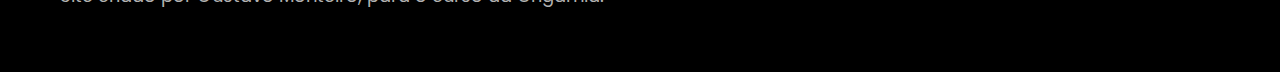
<file: termos.html>
<!DOCTYPE html>
<html lang="pt-br">

<head>
  <meta charset="UTF-8">
  <meta http-equiv="X-UA-Compatible" content="IE=edge">
  <meta name="viewport" content="width=device-width, initial-scale=1.0">
  <meta name="description" content="Bicicletas elétricas de alta precisão e qualidade,  feitas sob medida para o cliente. Explore o mundo na sua velocidade com a Bikcraft.">
  <title>Projeto Bikcraft</title>

  <link rel="shortcut icon" href="./img/favicon.svg" width="32" height="32" type="image/svg+xml">
  <link rel="preload" href="./css/style.min.css" as="style">
  <link rel="stylesheet" href="./css/style.min.css">

  <link rel="preconnect" href="https://fonts.googleapis.com">
  <link rel="preconnect" href="https://fonts.gstatic.com" crossorigin>
  <link href="https://fonts.googleapis.com/css2?family=Poppins:wght@400;600&family=Roboto:wght@400;500&display=swap" rel="stylesheet">


  <script>document.documentElement.classList.add('js');</script>
</head>

<body>
  <header class="header-bg">
    <div class="header container">
      <a href="./index.html">
        <img src="./img/bikcraft.svg" width="136" height="32" alt="Bikcraft Logo">
      </a>

      <nav aria-label="primaria">
        <ul class="header-menu font-1-m-b">
          <li><a href="./bicicletas.html">Bicicletas</a></li>
          <li><a href="./seguros.html">Seguros</a></li>
          <li><a href="./contato.html">Contato</a></li>
        </ul>
      </nav>
    </div>
  </header>

  <main>
    <div class="titulo">
      <div class="container">
        <p class="font-2-l-b cor-5">termos de uso</p>
        <h1 class="font-1-xxl cor-0">termos e condições<span class="cor-p1">.</span></h1>
      </div>
    </div>

    <div class="politica font-2-s cor-10">
      <h2 class="font-1-l cor-11">1. Política de Estorno</h2>
      <p>1.1 Aceitamos cartões de crédito com as bandeiras: Visa, Mastercard, ELO e American Express. Para pagamentos à vista também aceitarmos PIX e Boleto através do PagSeguro.</p>
      <p>1.2 Aceitamos cartões de crédito com as bandeiras: Visa, Mastercard, ELO e American Express. Para pagamentos à vista também aceitarmos PIX e Boleto através do PagSeguro.</p>
      <p>1.3 Aceitamos cartões de crédito com as bandeiras: Visa, Mastercard, ELO e American Express. Para pagamentos à vista também aceitarmos PIX e Boleto através do PagSeguro.</p>
      <h2 class="font-1-l cor-11">2. Conta do Usuário</h2>
      <p>2.1 Aceitamos cartões de crédito com as bandeiras: Visa, Mastercard, ELO e American Express.</p>
      <p>2.3 Aceitamos cartões de crédito com as bandeiras: Visa, Mastercard, ELO e American Express. Para pagamentos à vista também aceitarmos PIX e Boleto através do PagSeguro.</p>
      <h2 class="font-1-l cor-11">3. Seguro Bikcraft</h2>
      <p>3.1 Aceitamos cartões de crédito com as bandeiras: Visa, Mastercard, ELO e American Express. Para pagamentos à vista também aceitarmos PIX e Boleto através do PagSeguro.</p>
      <p>3.2 Para pagamentos à vista também aceitarmos PIX e Boleto através do PagSeguro.</p>
    </div>
  </main>

  <footer class="footer-bg">
    <div class="footer container">
      <div class="footer-grid">
        <div class="footer-img">
          <img src="./img/bikcraft.svg" width="136" height="32" alt="Bikcraft Logo">
        </div>
        <div>
          <h3 class="font-2-l-b cor-0">Contato</h3>
          <ul class="footer-contato font-2-m cor-5">
            <li><a href="tel:+551199999-9999">+55 11 99999-9999</a></li>
            <li><a href="mailto:contato@bikcraft.com">contato@bikcraft.com</a></li>
            <li>Rua Ali Perto, 42 - Limão</li>
            <li>São Paulo - SP</li>
          </ul>
          <div class="footer-redes">
            <a href="./">
              <img src="./img/redes/instagram.svg" width="32" height="32" alt="Instagram Logo">
            </a>
            <a href="./">
              <img src="./img/redes/facebook.svg" width="32" height="32" alt="Facebook Logo">
            </a>
            <a href="./">
              <img src="./img/redes/youtube.svg" width="32" height="32" alt="Youtube Logo">
            </a>
          </div>
        </div>
        <div>
          <h3 class=" footer-informacaoes font-2-l-b cor-0">Informações</h3>
          <nav>
            <ul class="font-1-m cor-5">
              <li><a href="./bicicletas.html">Bicicletas</a></li>
              <li><a href="./seguros.html">Seguros</a></li>
              <li><a href="./contato.html">Contato</a></li>
              <li><a href="./termos.html">Termos e Condições</a></li>
            </ul>
          </nav>
        </div>
      </div>
      <p class="rodape font-1-m cor-5">Site criado por Gustavo Monteiro, para o curso da Origamid.</p>
    </div>
  </footer>
  <script src="./js/script.js"></script>
</body>

</html>
</file>
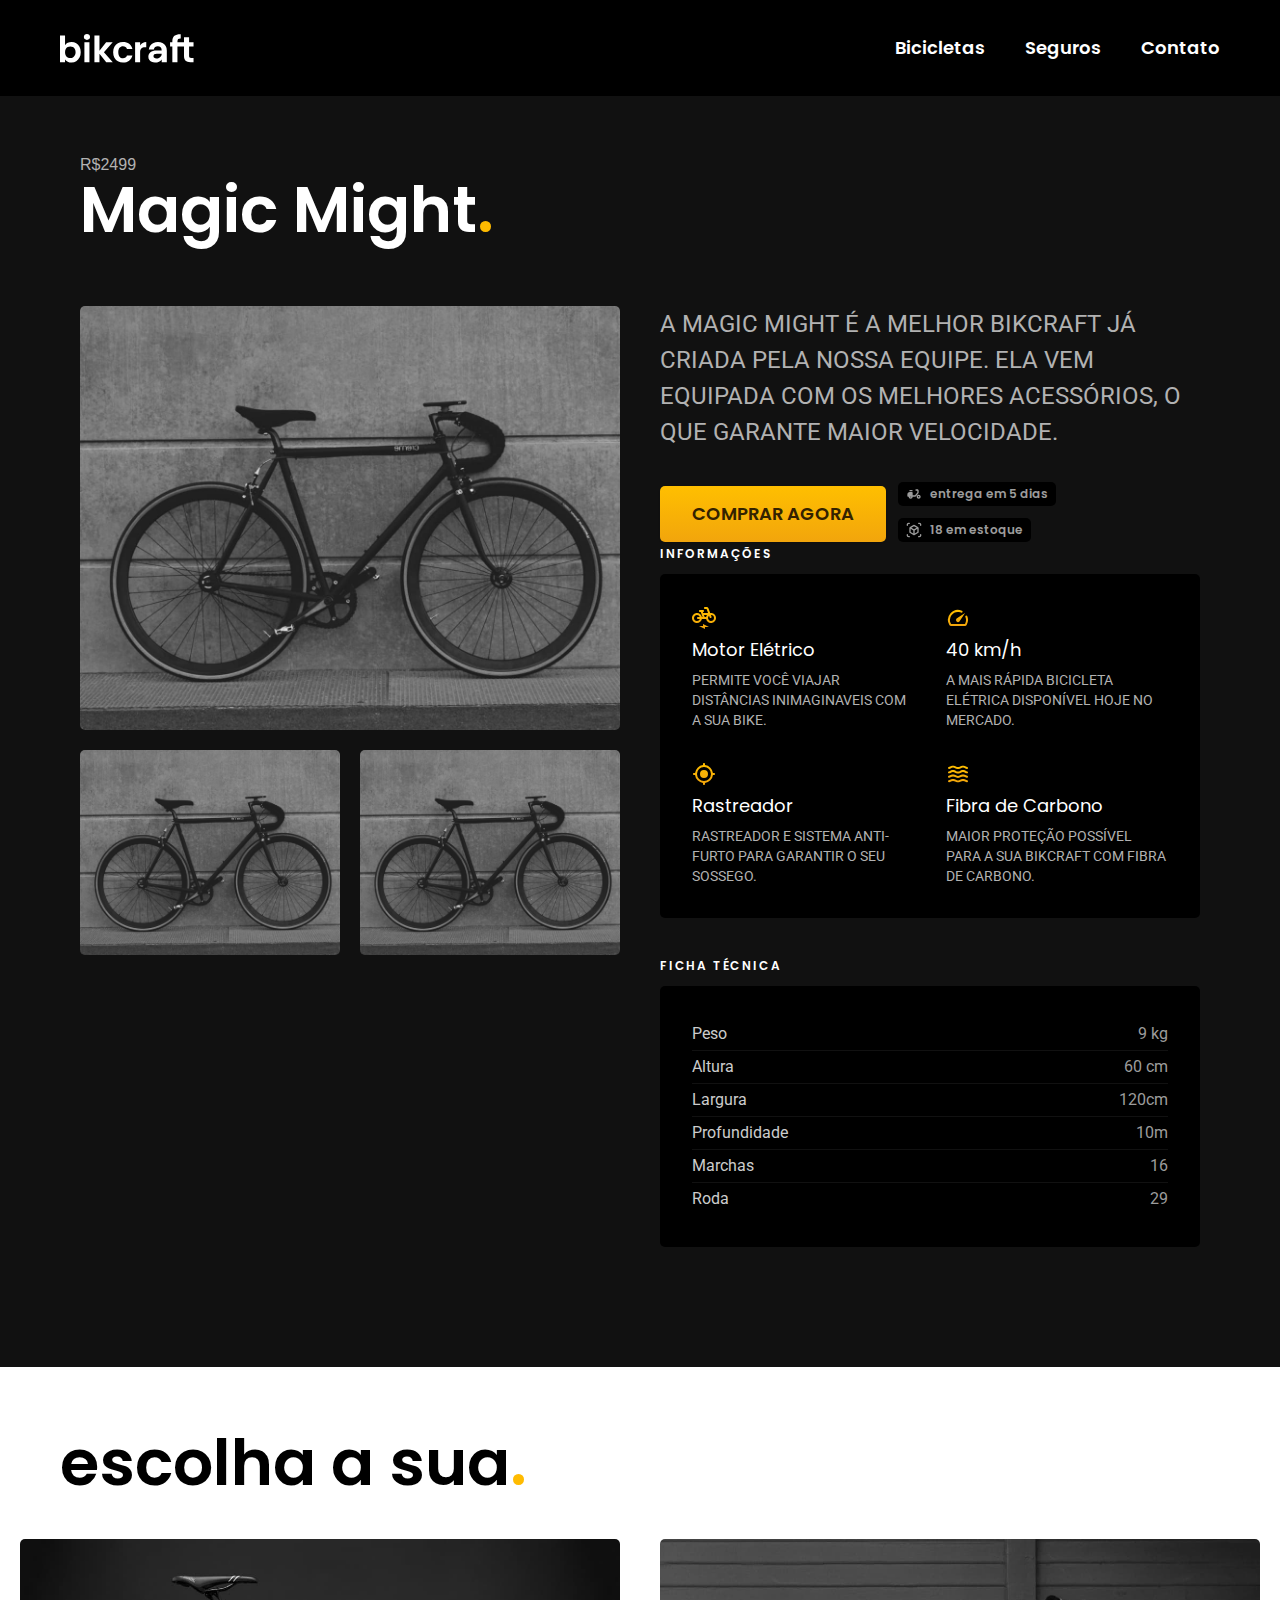
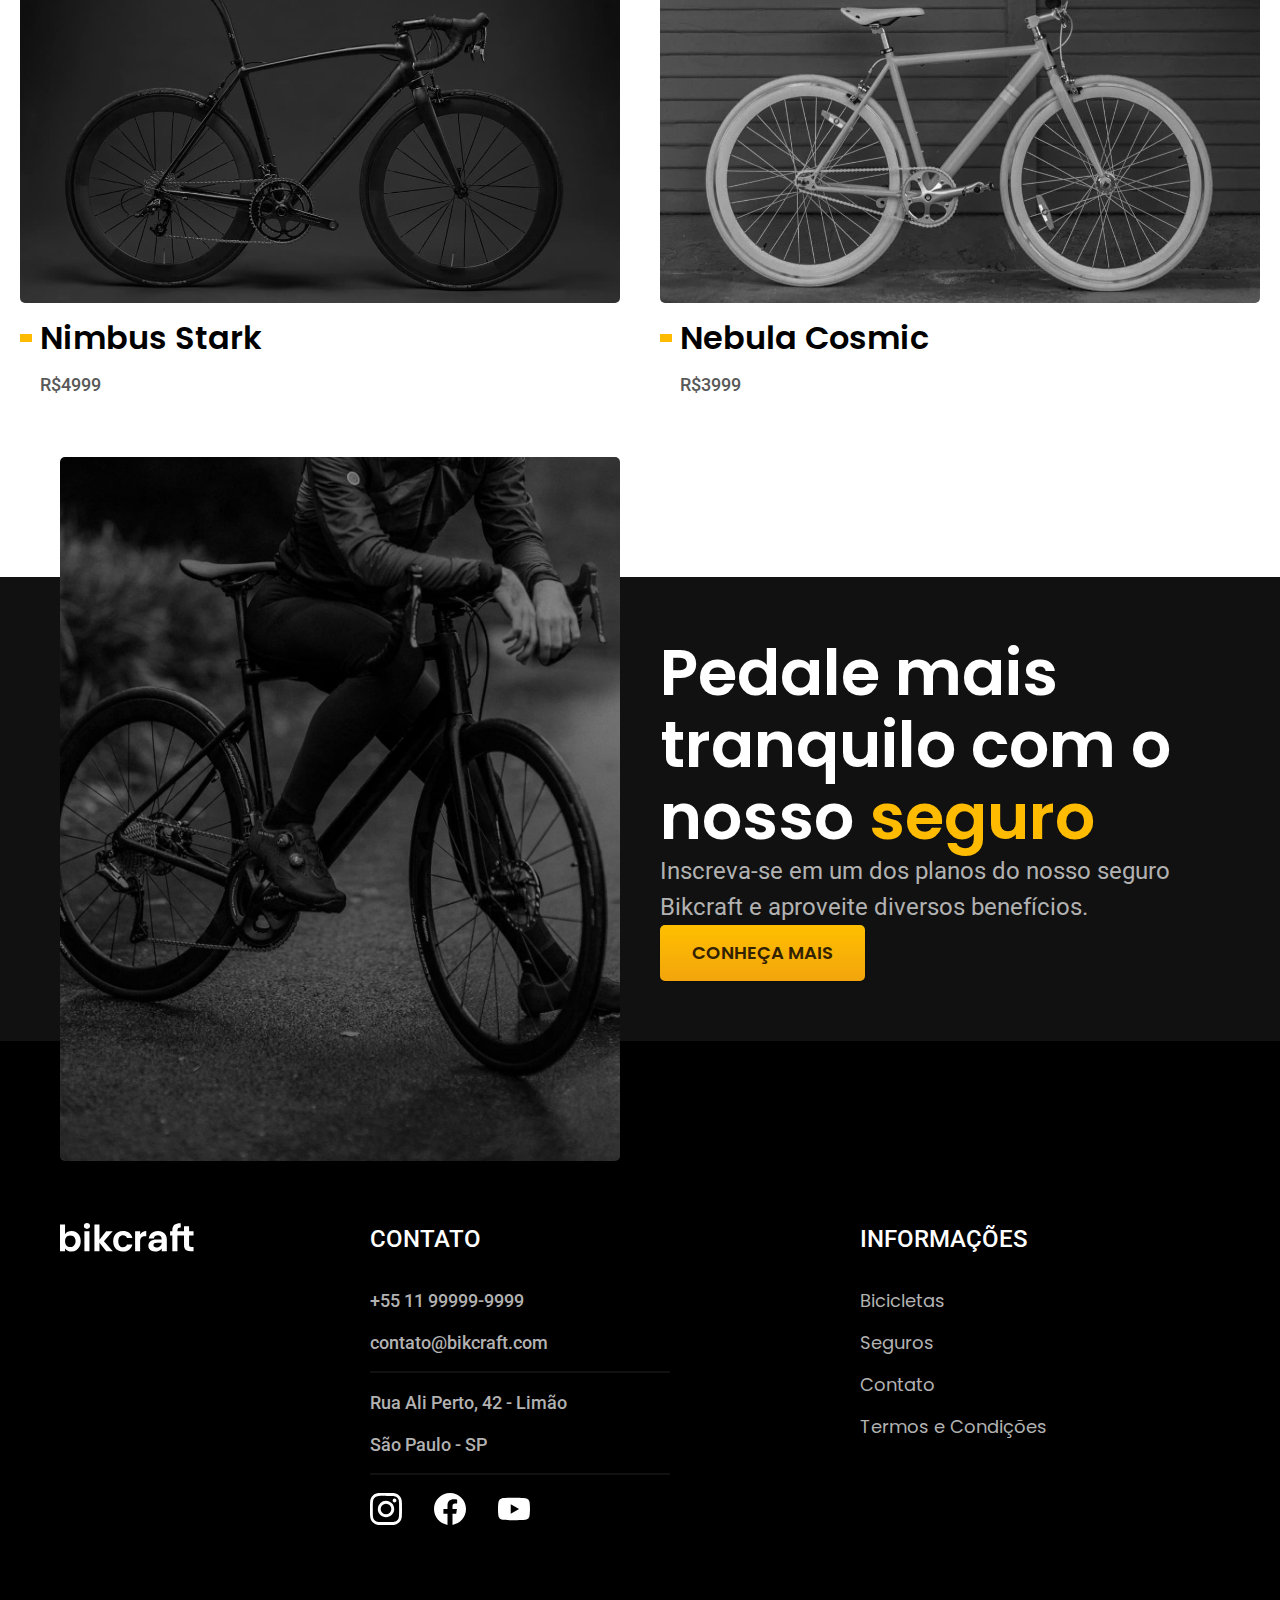
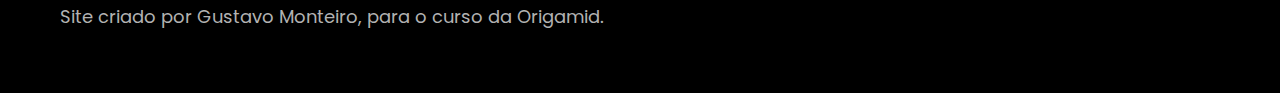
<file: bicicletas/magic.html>
<!DOCTYPE html>
<html lang="pt-br">

<head>
  <meta charset="UTF-8">
  <meta http-equiv="X-UA-Compatible" content="IE=edge">
  <meta name="viewport" content="width=device-width, initial-scale=1.0">
  <meta name="description" content="Bicicletas elétricas de alta precisão e qualidade,  feitas sob medida para o cliente. Explore o mundo na sua velocidade com a Bikcraft.">
  <title>Projeto Bikcraft</title>

  <link rel="shortcut icon" href="../img/favicon.svg" width="32" height="32" type="image/svg+xml">
  <link rel="preload" href="../css/style.min.css" as="style">
  <link rel="stylesheet" href="../css/style.min.css">

  <link rel="preconnect" href="https://fonts.googleapis.com">
  <link rel="preconnect" href="https://fonts.gstatic.com" crossorigin>
  <link href="https://fonts.googleapis.com/css2?family=Poppins:wght@400;600&family=Roboto:wght@400;500&display=swap" rel="stylesheet">


  <script>document.documentElement.classList.add('js');</script>
</head>

<body>
  <header class="header-bg">
    <div class="header container">
      <a href="../index.html">
        <img src="../img/bikcraft.svg" width="136" height="32" alt="Bikcraft Logo">
      </a>

      <nav aria-label="primaria">
        <ul class="header-menu font-1-m-b">
          <li><a href="../bicicletas.html">Bicicletas</a></li>
          <li><a href="../seguros.html">Seguros</a></li>
          <li><a href="../contato.html">Contato</a></li>
        </ul>
      </nav>
    </div>
  </header>

  <main class="titulo">
    <div>
      <div class="container">
        <p class="font-2-xl cor-5">R$2499</p>
        <h1 class="font-1-xxl cor-0">Magic Might<span class="cor-p1">.</span></h1>
      </div>
    </div>
    <div class="bicicleta container">
      <div class="bicicleta-imgs">
        <img src="../img/bicicleta/nimbus2.jpg" width="1120" height="880" alt="">
        <img src="../img/bicicleta/nimbus2.jpg" width="1120" height="880" alt="">
        <img src="../img/bicicleta/nimbus2.jpg" width="1120" height="880" alt="">
      </div>
      <div class="bicicleta-conteudo">
        <p class="font-2-l cor-5">A Magic Might é a melhor Bikcraft já criada pela nossa equipe. Ela vem equipada com os melhores acessórios, o que garante maior velocidade.</p>
        <div class="bicicleta-comprar">
          <a class="botao" href="../orcamento.html?tipo=bikcraft&produto=magic">Comprar Agora</a>
          <span class="font-1-xs cor-6"><img src="../img/icones/entrega.svg" width="16" height="16" alt="">entrega em 5 dias</span>
          <span class="font-1-xs cor-6"><img src="../img/icones/estoque.svg" width="16" height="16" alt="">18 em estoque</span>
        </div>

        <h2 class="font-1-xs cor-0">Informações</h2>
        <ul class="bicicleta-informacoes">
          <li>
            <img src="../img/icones/eletrica.svg" width="24" height="24" alt="">
            <h3 class="font-1-m cor-0">Motor Elétrico</h3>
            <p class="font-2-xs cor-5">Permite você viajar distâncias inimaginaveis com a sua bike.</p>
          </li>
          <li>
            <img src="../img/icones/velocidade.svg" width="24" height="24" alt="">
            <h3 class="font-1-m cor-0">40 km/h</h3>
            <p class="font-2-xs cor-5">A mais rápida bicicleta elétrica disponível hoje no mercado.</p>
          </li>
          <li>
            <img src="../img/icones/rastreador.svg" width="24" height="24" alt="">
            <h3 class="font-1-m cor-0">Rastreador</h3>
            <p class="font-2-xs cor-5">Rastreador e sistema anti-furto para garantir o seu sossego.</p>
          </li>
          <li>
            <img src="../img/icones/carbono.svg" width="24" height="24" alt="">
            <h3 class="font-1-m cor-0">Fibra de Carbono</h3>
            <p class="font-2-xs cor-5">Maior proteção possível para a sua Bikcraft com fibra de carbono.</p>
          </li>
        </ul>
        <h2 class="font-1-xs cor-0">Ficha técnica</h2>
        <ul class="bicicleta-ficha font-2-s cor-4">
          <li>Peso <span>9 kg</span></li>
          <li>Altura <span>60 cm</span></li>
          <li>Largura <span>120cm</span></li>
          <li>Profundidade <span>10m</span></li>
          <li>Marchas <span>16</span></li>
          <li>Roda <span>29</span></li>
        </ul>
      </div>
    </div>
  </main>

  <article class="seletor">
    <h2 class="font-1-xxl container">Escolha a Sua<span class="cor-p1">.</span></h2>
    <ul class="seletor-grid">
      <li>
        <a href="./nimbus.html"><img src="../img/bicicletas/nimbus.jpg" width="1120" height="680" alt="Bicicleta Magic Might">
          <h3 class="font-1-xl">Nimbus Stark</h3>
          <span class="font-2-m cor-8">R$4999</span>
        </a>
      </li>
      <li>
        <a href="./nebula.html"><img src="../img/bicicletas/nebula.jpg" width="1120" height="680" alt="Bicicleta Nebula Cosmic">
          <h3 class="font-1-xl">Nebula Cosmic</h3>
          <span class="font-2-m cor-8">R$3999</span>
        </a>
      </li>
    </ul>
  </article>

  <article class="bicseguro-bg">
    <div class="bicseguro container">
      <div class="bicseguro-img">
        <img src="../img/fotos/seguros.jpg" width="1360" height="1512" alt="Pessoa em cima de uma bicicleta">
      </div>
      <div class="bicseguro-conteudo">
        <h2 class="font-1-xxl cor-0">Pedale mais tranquilo com o nosso <span class="cor-p1">seguro</span></h2>
        <p class="font-2-l cor-5">Inscreva-se em um dos planos do nosso seguro Bikcraft e aproveite diversos benefícios.</p>
        <a class="botao" href="../seguros.html">Conheça Mais</a>
      </div>
    </div>
  </article>

  <footer class="footer-bg">
    <div class="footer container">
      <div class="footer-grid">
        <div class="footer-img">
          <img src="../img/bikcraft.svg" width="136" height="32" alt="Bikcraft Logo">
        </div>
        <div>
          <h3 class="font-2-l-b cor-0">Contato</h3>
          <ul class="footer-contato font-2-m cor-5">
            <li><a href="tel:+551199999-9999">+55 11 99999-9999</a></li>
            <li><a href="mailto:contato@bikcraft.com">contato@bikcraft.com</a></li>
            <li>Rua Ali Perto, 42 - Limão</li>
            <li>São Paulo - SP</li>
          </ul>
          <div class="footer-redes">
            <a href="./">
              <img src="../img/redes/instagram.svg" width="32" height="32" alt="Instagram Logo">
            </a>
            <a href="./">
              <img src="../img/redes/facebook.svg" width="32" height="32" alt="Facebook Logo">
            </a>
            <a href="./">
              <img src="../img/redes/youtube.svg" width="32" height="32" alt="Youtube Logo">
            </a>
          </div>
        </div>
        <div>
          <h3 class=" footer-informacaoes font-2-l-b cor-0">Informações</h3>
          <nav>
            <ul class="font-1-m cor-5">
              <li><a href="../bicicletas.html">Bicicletas</a></li>
              <li><a href="../seguros.html">Seguros</a></li>
              <li><a href="../contato.html">Contato</a></li>
              <li><a href="../termos.html">Termos e Condições</a></li>
            </ul>
          </nav>
        </div>
      </div>
      <p class="rodape font-1-m cor-5">Site criado por Gustavo Monteiro, para o curso da Origamid.</p>
    </div>
  </footer>
  <script src="../js/script.js"></script>
</body>

</html>
</file>
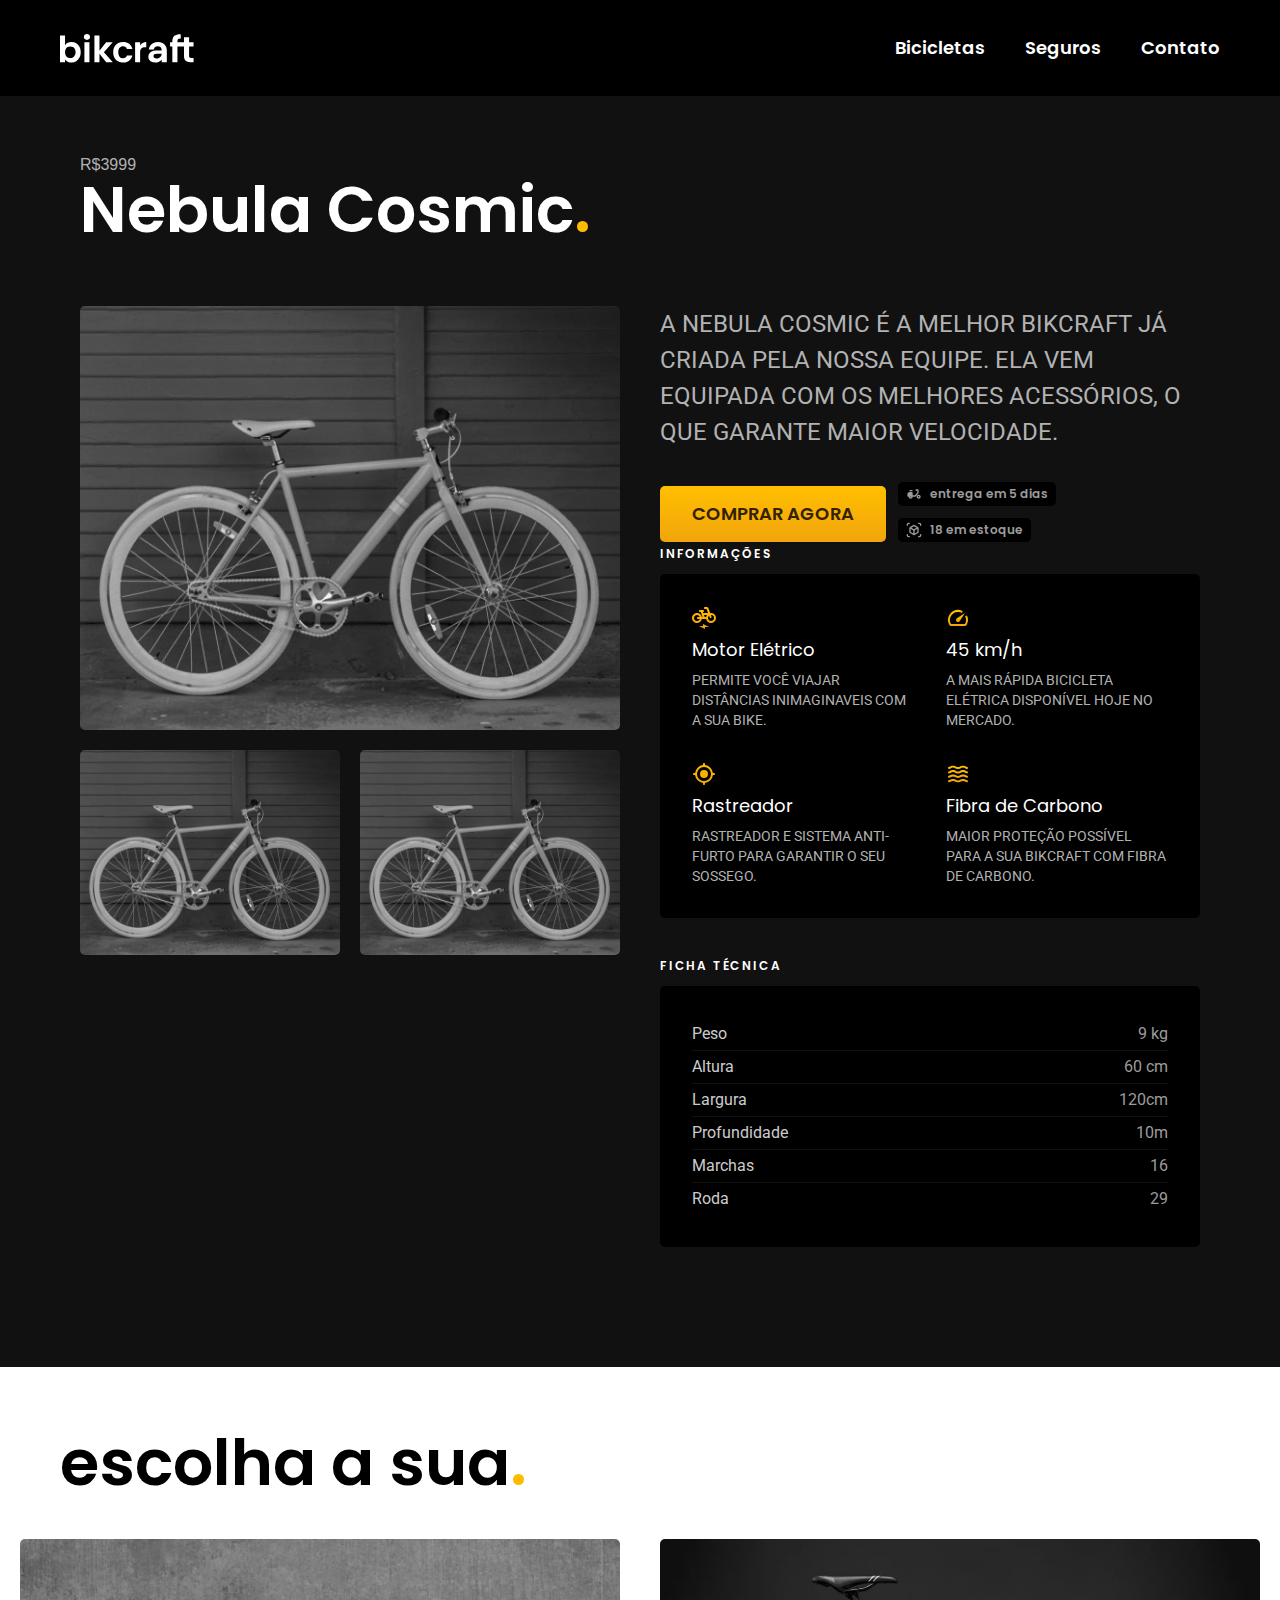
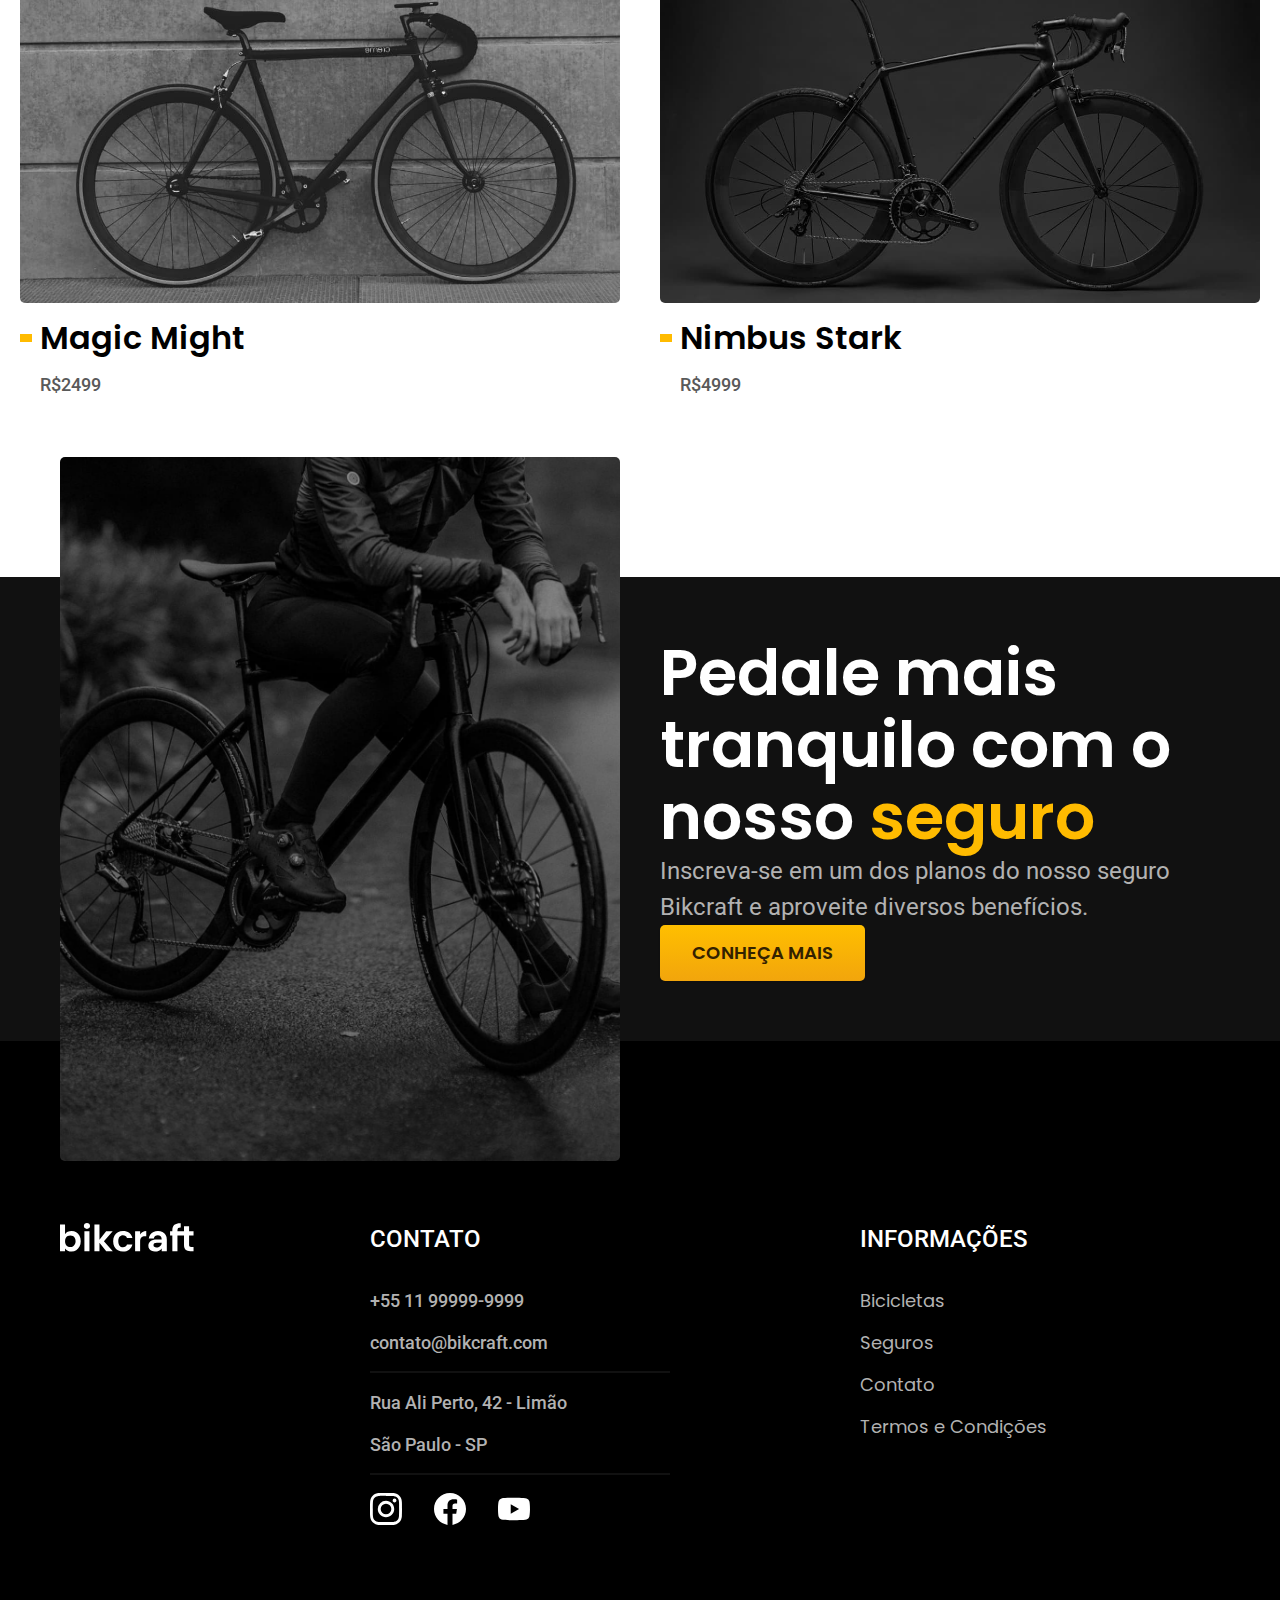
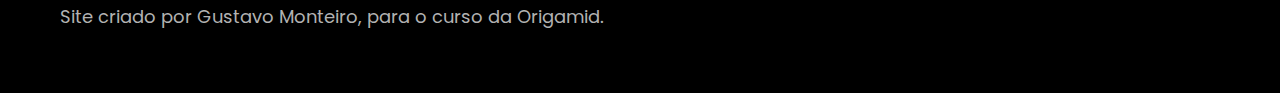
<file: bicicletas/nebula.html>
<!DOCTYPE html>
<html lang="pt-br">

<head>
  <meta charset="UTF-8">
  <meta http-equiv="X-UA-Compatible" content="IE=edge">
  <meta name="viewport" content="width=device-width, initial-scale=1.0">
  <meta name="description" content="Bicicletas elétricas de alta precisão e qualidade,  feitas sob medida para o cliente. Explore o mundo na sua velocidade com a Bikcraft.">
  <title>Projeto Bikcraft</title>

  <link rel="shortcut icon" href="../img/favicon.svg" width="32" height="32" type="image/svg+xml">
  <link rel="preload" href="../css/style.min.css" as="style">
  <link rel="stylesheet" href="../css/style.min.css">

  <link rel="preconnect" href="https://fonts.googleapis.com">
  <link rel="preconnect" href="https://fonts.gstatic.com" crossorigin>
  <link href="https://fonts.googleapis.com/css2?family=Poppins:wght@400;600&family=Roboto:wght@400;500&display=swap" rel="stylesheet">


  <script>document.documentElement.classList.add('js');</script>
</head>

<body>
  <header class="header-bg">
    <div class="header container">
      <a href="../index.html">
        <img src="../img/bikcraft.svg" width="136" height="32" alt="Bikcraft Logo">
      </a>

      <nav aria-label="primaria">
        <ul class="header-menu font-1-m-b">
          <li><a href="../bicicletas.html">Bicicletas</a></li>
          <li><a href="../seguros.html">Seguros</a></li>
          <li><a href="../contato.html">Contato</a></li>
        </ul>
      </nav>
    </div>
  </header>

  <main class="titulo">
    <div>
      <div class="container">
        <p class="font-2-xl cor-5">R$3999</p>
        <h1 class="font-1-xxl cor-0">Nebula Cosmic<span class="cor-p1">.</span></h1>
      </div>
    </div>
    <div class="bicicleta container">
      <div class="bicicleta-imgs">
        <img src="../img/bicicleta/nimbus3.jpg" width="1120" height="880" alt="">
        <img src="../img/bicicleta/nimbus3.jpg" width="1120" height="880" alt="">
        <img src="../img/bicicleta/nimbus3.jpg" width="1120" height="880" alt="">
      </div>
      <div class="bicicleta-conteudo">
        <p class="font-2-l cor-5">A Nebula Cosmic é a melhor Bikcraft já criada pela nossa equipe. Ela vem equipada com os melhores acessórios, o que garante maior velocidade.</p>
        <div class="bicicleta-comprar">
          <a class="botao" href="../orcamento.html?tipo=bikcraft&produto=nebula">Comprar Agora</a>
          <span class="font-1-xs cor-6"><img src="../img/icones/entrega.svg" width="16" height="16" alt="">entrega em 5 dias</span>
          <span class="font-1-xs cor-6"><img src="../img/icones/estoque.svg" width="16" height="16" alt="">18 em estoque</span>
        </div>

        <h2 class="font-1-xs cor-0">Informações</h2>
        <ul class="bicicleta-informacoes">
          <li>
            <img src="../img/icones/eletrica.svg" width="24" height="24" alt="">
            <h3 class="font-1-m cor-0">Motor Elétrico</h3>
            <p class="font-2-xs cor-5">Permite você viajar distâncias inimaginaveis com a sua bike.</p>
          </li>
          <li>
            <img src="../img/icones/velocidade.svg" width="24" height="24" alt="">
            <h3 class="font-1-m cor-0">45 km/h</h3>
            <p class="font-2-xs cor-5">A mais rápida bicicleta elétrica disponível hoje no mercado.</p>
          </li>
          <li>
            <img src="../img/icones/rastreador.svg" width="24" height="24" alt="">
            <h3 class="font-1-m cor-0">Rastreador</h3>
            <p class="font-2-xs cor-5">Rastreador e sistema anti-furto para garantir o seu sossego.</p>
          </li>
          <li>
            <img src="../img/icones/carbono.svg" width="24" height="24" alt="">
            <h3 class="font-1-m cor-0">Fibra de Carbono</h3>
            <p class="font-2-xs cor-5">Maior proteção possível para a sua Bikcraft com fibra de carbono.</p>
          </li>
        </ul>
        <h2 class="font-1-xs cor-0">Ficha técnica</h2>
        <ul class="bicicleta-ficha font-2-s cor-4">
          <li>Peso <span>9 kg</span></li>
          <li>Altura <span>60 cm</span></li>
          <li>Largura <span>120cm</span></li>
          <li>Profundidade <span>10m</span></li>
          <li>Marchas <span>16</span></li>
          <li>Roda <span>29</span></li>
        </ul>
      </div>
    </div>
  </main>

  <article class="seletor">
    <h2 class="font-1-xxl container">Escolha a Sua<span class="cor-p1">.</span></h2>
    <ul class="seletor-grid">
      <li>
        <a href="./magic.html"><img src="../img/bicicletas/magic.jpg" width="1120" height="680" alt="Bicicleta Magic Might">
          <h3 class="font-1-xl">Magic Might</h3>
          <span class="font-2-m cor-8">R$2499</span>
        </a>
      </li>
      <li>
        <a href="./nimbus.html"><img src="../img/bicicletas/nimbus.jpg" width="1120" height="680" alt="Bicicleta Nebula Cosmic">
          <h3 class="font-1-xl">Nimbus Stark</h3>
          <span class="font-2-m cor-8">R$4999</span>
        </a>
      </li>
    </ul>
  </article>

  <article class="bicseguro-bg">
    <div class="bicseguro container">
      <div class="bicseguro-img">
        <img src="../img/fotos/seguros.jpg" width="1360" height="1512" alt="Pessoa em cima de uma bicicleta">
      </div>
      <div class="bicseguro-conteudo">
        <h2 class="font-1-xxl cor-0">Pedale mais tranquilo com o nosso <span class="cor-p1">seguro</span></h2>
        <p class="font-2-l cor-5">Inscreva-se em um dos planos do nosso seguro Bikcraft e aproveite diversos benefícios.</p>
        <a class="botao" href="../seguros.html">Conheça Mais</a>
      </div>
    </div>
  </article>

  <footer class="footer-bg">
    <div class="footer container">
      <div class="footer-grid">
        <div class="footer-img">
          <img src="../img/bikcraft.svg" width="136" height="32" alt="Bikcraft Logo">
        </div>
        <div>
          <h3 class="font-2-l-b cor-0">Contato</h3>
          <ul class="footer-contato font-2-m cor-5">
            <li><a href="tel:+551199999-9999">+55 11 99999-9999</a></li>
            <li><a href="mailto:contato@bikcraft.com">contato@bikcraft.com</a></li>
            <li>Rua Ali Perto, 42 - Limão</li>
            <li>São Paulo - SP</li>
          </ul>
          <div class="footer-redes">
            <a href="./">
              <img src="../img/redes/instagram.svg" width="32" height="32" alt="Instagram Logo">
            </a>
            <a href="./">
              <img src="../img/redes/facebook.svg" width="32" height="32" alt="Facebook Logo">
            </a>
            <a href="./">
              <img src="../img/redes/youtube.svg" width="32" height="32" alt="Youtube Logo">
            </a>
          </div>
        </div>
        <div>
          <h3 class=" footer-informacaoes font-2-l-b cor-0">Informações</h3>
          <nav>
            <ul class="font-1-m cor-5">
              <li><a href="../bicicletas.html">Bicicletas</a></li>
              <li><a href="../seguros.html">Seguros</a></li>
              <li><a href="../contato.html">Contato</a></li>
              <li><a href="../termos.html">Termos e Condições</a></li>
            </ul>
          </nav>
        </div>
      </div>
      <p class="rodape font-1-m cor-5">Site criado por Gustavo Monteiro, para o curso da Origamid.</p>
    </div>
  </footer>
  <script src="../js/script.js"></script>
</body>

</html>
</file>
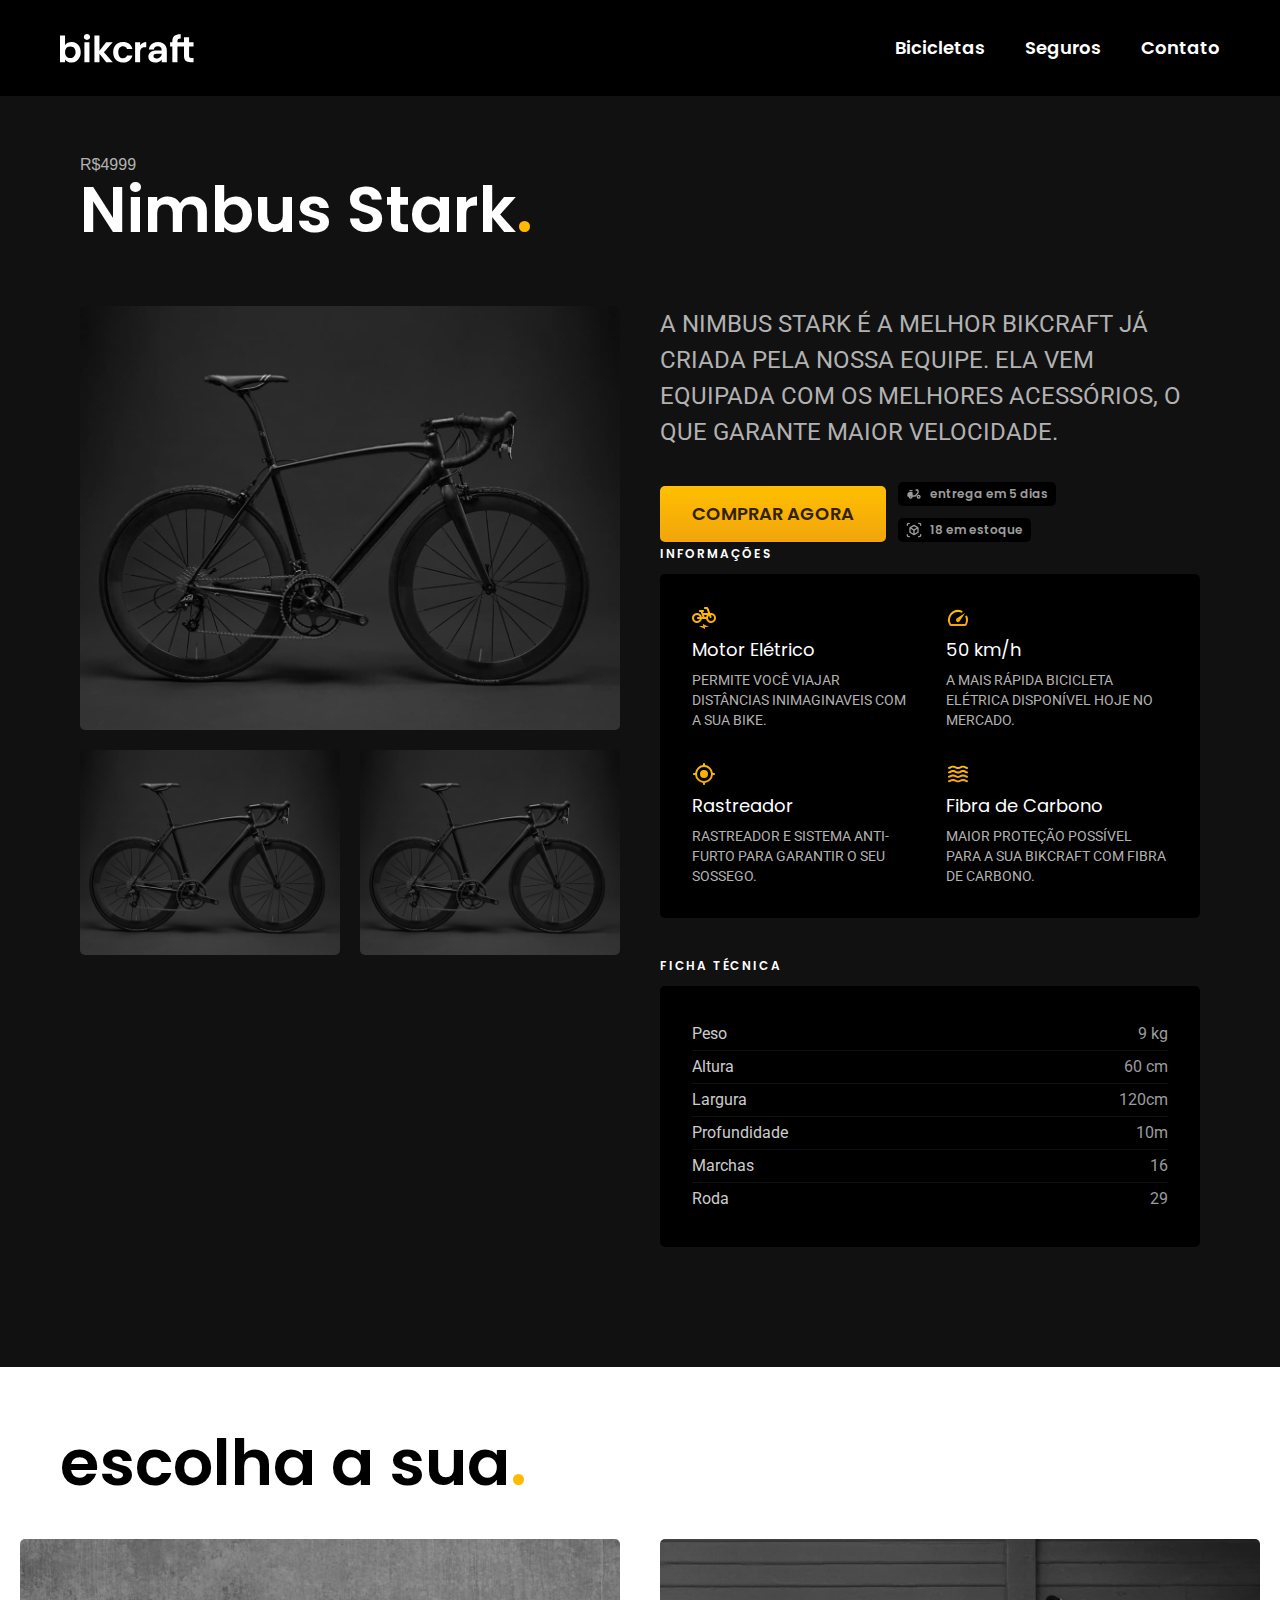
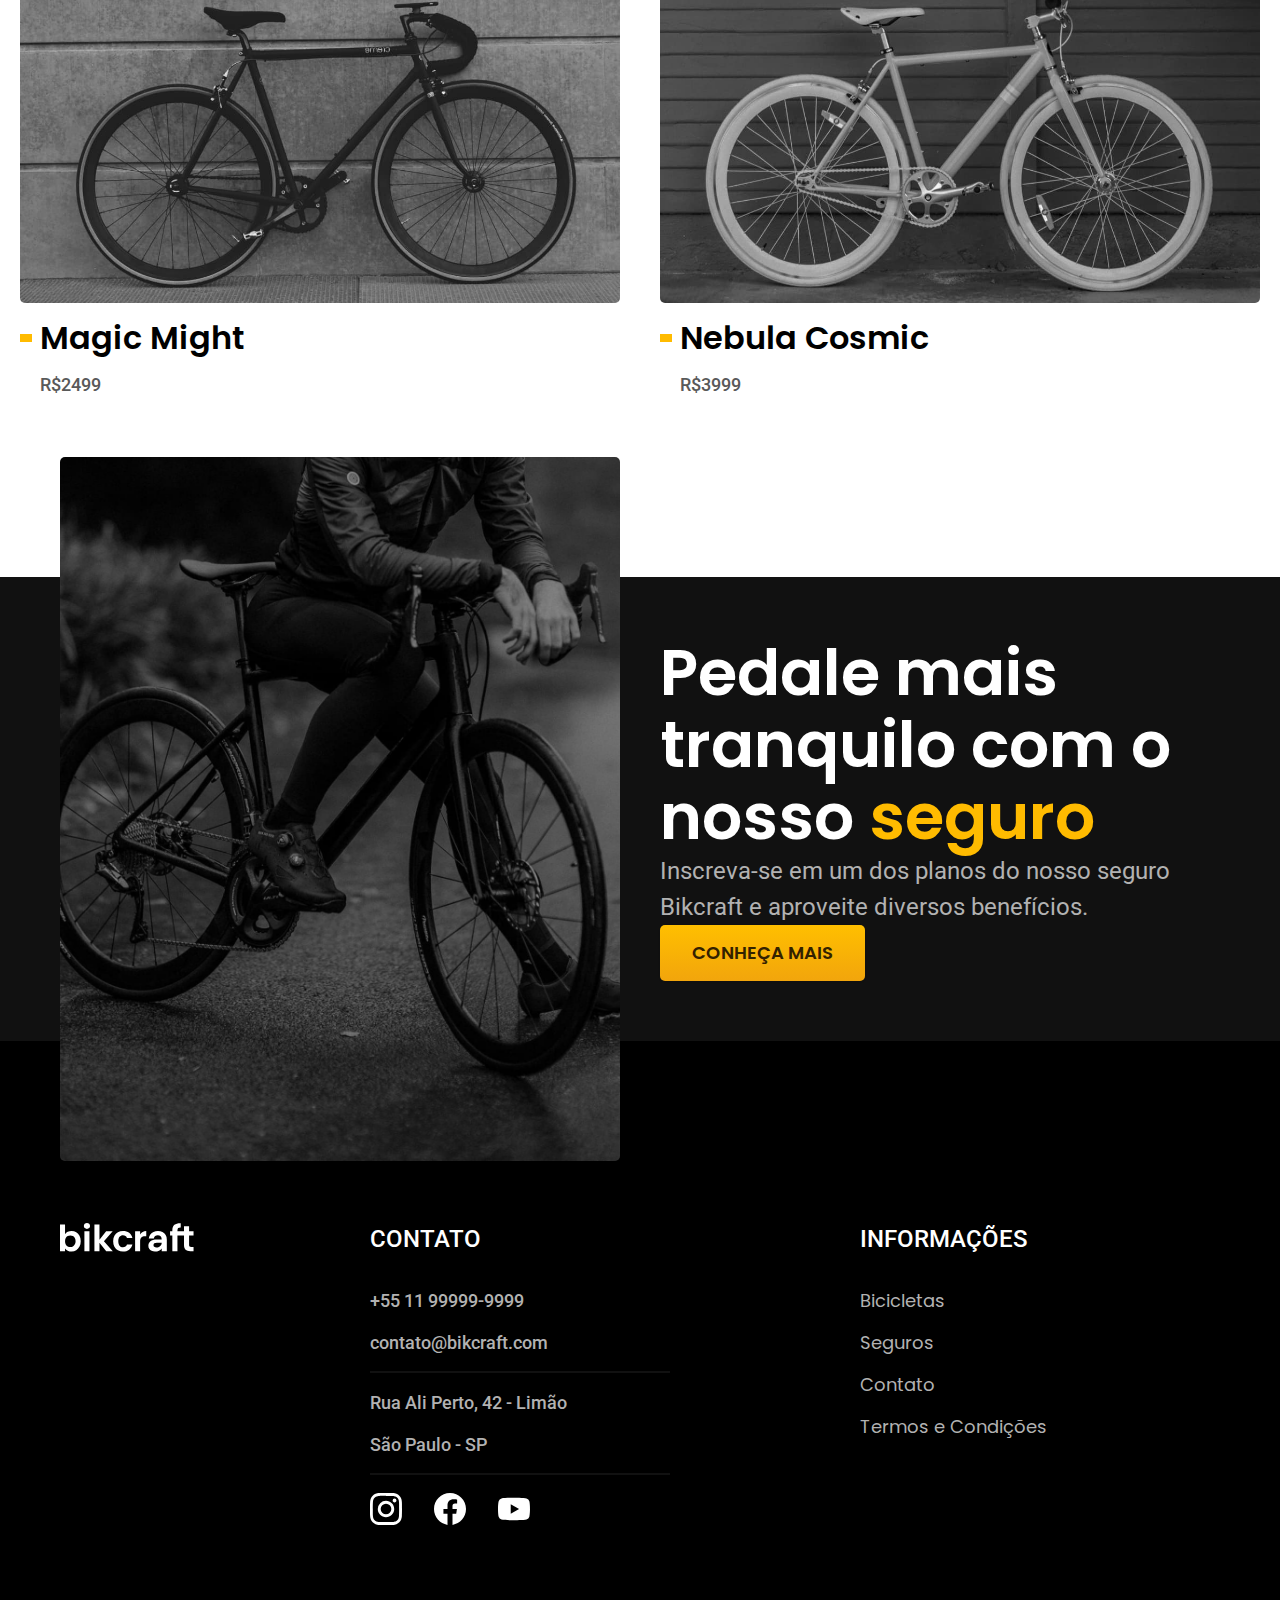
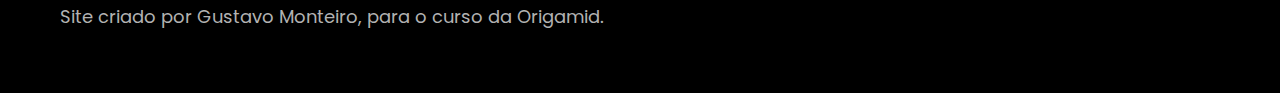
<file: bicicletas/nimbus.html>
<!DOCTYPE html>
<html lang="pt-br">

<head>
  <meta charset="UTF-8">
  <meta http-equiv="X-UA-Compatible" content="IE=edge">
  <meta name="viewport" content="width=device-width, initial-scale=1.0">
  <meta name="description" content="Bicicletas elétricas de alta precisão e qualidade,  feitas sob medida para o cliente. Explore o mundo na sua velocidade com a Bikcraft.">
  <title>Projeto Bikcraft</title>

  <link rel="shortcut icon" href="../img/favicon.svg" width="32" height="32" type="image/svg+xml">
  <link rel="preload" href="../css/style.min.css" as="style">
  <link rel="stylesheet" href="../css/style.min.css">

  <link rel="preconnect" href="https://fonts.googleapis.com">
  <link rel="preconnect" href="https://fonts.gstatic.com" crossorigin>
  <link href="https://fonts.googleapis.com/css2?family=Poppins:wght@400;600&family=Roboto:wght@400;500&display=swap" rel="stylesheet">


  <script>document.documentElement.classList.add('js');</script>
</head>

<body>
  <header class="header-bg">
    <div class="header container">
      <a href="../index.html">
        <img src="../img/bikcraft.svg" width="136" height="32" alt="Bikcraft Logo">
      </a>

      <nav aria-label="primaria">
        <ul class="header-menu font-1-m-b">
          <li><a href="../bicicletas.html">Bicicletas</a></li>
          <li><a href="../seguros.html">Seguros</a></li>
          <li><a href="../contato.html">Contato</a></li>
        </ul>
      </nav>
    </div>
  </header>

  <main class="titulo">
    <div>
      <div class="container">
        <p class="font-2-xl cor-5">R$4999</p>
        <h1 class="font-1-xxl cor-0">Nimbus Stark<span class="cor-p1">.</span></h1>
      </div>
    </div>
    <div class="bicicleta container">
      <div class="bicicleta-imgs">
        <img src="../img/bicicleta/nimbus1.jpg" width="1120" height="880" alt="">
        <img src="../img/bicicleta/nimbus1.jpg" width="1120" height="880" alt="">
        <img src="../img/bicicleta/nimbus1.jpg" width="1120" height="880" alt="">
      </div>
      <div class="bicicleta-conteudo">
        <p class="font-2-l cor-5">A Nimbus Stark é a melhor Bikcraft já criada pela nossa equipe. Ela vem equipada com os melhores acessórios, o que garante maior velocidade.</p>
        <div class="bicicleta-comprar">
          <a class="botao" href="../orcamento.html?tipo=bikcraft&produto=nimbus">Comprar Agora</a>
          <span class="font-1-xs cor-6"><img src="../img/icones/entrega.svg" width="16" height="16" alt="">entrega em 5 dias</span>
          <span class="font-1-xs cor-6"><img src="../img/icones/estoque.svg" width="16" height="16" alt="">18 em estoque</span>
        </div>

        <h2 class="font-1-xs cor-0">Informações</h2>
        <ul class="bicicleta-informacoes">
          <li>
            <img src="../img/icones/eletrica.svg" width="24" height="24" alt="">
            <h3 class="font-1-m cor-0">Motor Elétrico</h3>
            <p class="font-2-xs cor-5">Permite você viajar distâncias inimaginaveis com a sua bike.</p>
          </li>
          <li>
            <img src="../img/icones/velocidade.svg" width="24" height="24" alt="">
            <h3 class="font-1-m cor-0">50 km/h</h3>
            <p class="font-2-xs cor-5">A mais rápida bicicleta elétrica disponível hoje no mercado.</p>
          </li>
          <li>
            <img src="../img/icones/rastreador.svg" width="24" height="24" alt="">
            <h3 class="font-1-m cor-0">Rastreador</h3>
            <p class="font-2-xs cor-5">Rastreador e sistema anti-furto para garantir o seu sossego.</p>
          </li>
          <li>
            <img src="../img/icones/carbono.svg" width="24" height="24" alt="">
            <h3 class="font-1-m cor-0">Fibra de Carbono</h3>
            <p class="font-2-xs cor-5">Maior proteção possível para a sua Bikcraft com fibra de carbono.</p>
          </li>
        </ul>
        <h2 class="font-1-xs cor-0">Ficha técnica</h2>
        <ul class="bicicleta-ficha font-2-s cor-4">
          <li>Peso <span>9 kg</span></li>
          <li>Altura <span>60 cm</span></li>
          <li>Largura <span>120cm</span></li>
          <li>Profundidade <span>10m</span></li>
          <li>Marchas <span>16</span></li>
          <li>Roda <span>29</span></li>
        </ul>
      </div>
    </div>
  </main>

  <article class="seletor">
    <h2 class="font-1-xxl container">Escolha a Sua<span class="cor-p1">.</span></h2>
    <ul class="seletor-grid">
      <li>
        <a href="./magic.html"><img src="../img/bicicletas/magic.jpg" width="1120" height="680" alt="Bicicleta Magic Might">
          <h3 class="font-1-xl">Magic Might</h3>
          <span class="font-2-m cor-8">R$2499</span>
        </a>
      </li>
      <li>
        <a href="./nebula.html"><img src="../img/bicicletas/nebula.jpg" width="1120" height="680" alt="Bicicleta Nebula Cosmic">
          <h3 class="font-1-xl">Nebula Cosmic</h3>
          <span class="font-2-m cor-8">R$3999</span>
        </a>
      </li>
    </ul>
  </article>

  <article class="bicseguro-bg">
    <div class="bicseguro container">
      <div class="bicseguro-img">
        <img src="../img/fotos/seguros.jpg" width="1360" height="1512" alt="Pessoa em cima de uma bicicleta">
      </div>
      <div class="bicseguro-conteudo">
        <h2 class="font-1-xxl cor-0">Pedale mais tranquilo com o nosso <span class="cor-p1">seguro</span></h2>
        <p class="font-2-l cor-5">Inscreva-se em um dos planos do nosso seguro Bikcraft e aproveite diversos benefícios.</p>
        <a class="botao" href="../seguros.html">Conheça Mais</a>
      </div>
    </div>
  </article>

  <footer class="footer-bg">
    <div class="footer container">
      <div class="footer-grid">
        <div class="footer-img">
          <img src="../img/bikcraft.svg" width="136" height="32" alt="Bikcraft Logo">
        </div>
        <div>
          <h3 class="font-2-l-b cor-0">Contato</h3>
          <ul class="footer-contato font-2-m cor-5">
            <li><a href="tel:+551199999-9999">+55 11 99999-9999</a></li>
            <li><a href="mailto:contato@bikcraft.com">contato@bikcraft.com</a></li>
            <li>Rua Ali Perto, 42 - Limão</li>
            <li>São Paulo - SP</li>
          </ul>
          <div class="footer-redes">
            <a href="./">
              <img src="../img/redes/instagram.svg" width="32" height="32" alt="Instagram Logo">
            </a>
            <a href="./">
              <img src="../img/redes/facebook.svg" width="32" height="32" alt="Facebook Logo">
            </a>
            <a href="./">
              <img src="../img/redes/youtube.svg" width="32" height="32" alt="Youtube Logo">
            </a>
          </div>
        </div>
        <div>
          <h3 class=" footer-informacaoes font-2-l-b cor-0">Informações</h3>
          <nav>
            <ul class="font-1-m cor-5">
              <li><a href="./bicicletas.html">Bicicletas</a></li>
              <li><a href="../seguros.html">Seguros</a></li>
              <li><a href="../contato.html">Contato</a></li>
              <li><a href="../termos.html">Termos e Condições</a></li>
            </ul>
          </nav>
        </div>
      </div>
      <p class="rodape font-1-m cor-5">Site criado por Gustavo Monteiro, para o curso da Origamid.</p>
    </div>
  </footer>
  <script src="../js/script.js"></script>
</body>

</html>
</file>
<file: css/style.min.css>
body{margin:0;font-family:Arial,Helvetica,sans-serif}ul{padding:0;list-style:none}blockquote,dd,h1,h2,h3,h4,label,p,ul{margin:0}a{text-decoration:none;color:inherit}img{max-width:100%;height:auto;display:block}img[src$=".jpg"]{border-radius:5px}.header-bg{background-color:var(--cor-12);padding-top:20px;padding-bottom:20px}.header{display:flex;flex-wrap:wrap;gap:10px;justify-content:space-between;align-items:center;padding-top:20px;padding-bottom:20px}.header-menu{display:flex;flex-wrap:wrap;gap:40px}.header-menu a{color:var(--cor-0);display:inline-block;padding:16px 0;position:relative}.header-menu a::after{content:"";display:block;height:2px;width:0%;background-color:var(--cor-0);margin-top:4px;transition:.3s;position:absolute}.header-menu a.ativo::after,.header-menu a:hover::after{width:100%}@media (max-width:800px){.header-menu{gap:20px}.header-menu a{background:var(--cor-11);padding:12px 16px;border-radius:5px}.header-menu a:hover{background:var(--cor-10)}.header-menu a::after{display:none}}@media (max-width:600px){.header-menu{gap:12px}.header-menu a{padding:8px 12px}.header-menu a:hover::after{width:100%}}.footer-bg{background:var(--cor-12)}.footer-grid{display:grid;grid-template-columns:3fr 5fr 4fr;gap:40px;padding-top:60px;padding-bottom:80px}.footer-grid h3{text-transform:uppercase;margin-bottom:32px}.footer-grid li{margin-bottom:18px}.footer-contato li:nth-child(even)::after{content:"";display:block;max-width:300px;height:2px;background:var(--cor-11);margin-top:16px}.footer-grid a:hover{color:var(--cor-0)}.footer-redes{display:flex;gap:32px}.rodape{padding-bottom:64px}@media (max-width:800px){.footer-grid{grid-template-columns:1fr 1fr;padding-top:30px;padding-bottom:40px}.footer-img{display:none}.footer-contato{grid-column:1}}@media(max-width:600px){.footer-grid{grid-template-columns:1fr}}.font-1-xxl{font:600 4rem/1.125 Poppins,arial,sans-serif}.font-1-xl{font:600 2rem/1.25 Poppins,arial,sans-serif}.font-1-l{font:400 1.5rem/1.5 Poppins,arial,sans-serif}.font-1-m{font:400 1.125rem/1.33 Poppins,arial,sans-serif}.font-1-m-b{font:600 1.125rem/1.33 Poppins,arial,sans-serif}.font-1-s{font:500 1rem/1.5 Poppins,arial,sans-serif}.font-1-xs{font:600 0.75rem/1.33 Poppins,arial,sans-serif}.font-2-l{font:400 1.5rem/1.5 roboto,arial,sans-serif}.font-2-l-b{font:500 1.5rem/1.5 roboto,arial,sans-serif}.font-2-m{font:500 1.125rem/1.33 roboto,arial,sans-serif}.font-2-s{font:400 1rem/1.5 roboto,arial,sans-serif}.font-2-xs{font:400 0.875rem/1.43 roboto,arial,sans-serif}@media (max-width:1200px){.font-1-xxl{font-size:3rem}.font-1-xl{font-size:1.5rem}.font-1-l{font-size:1.125rem}.font-1-m{font-size:1rem}.font-1-m-b{font-size:1rem}.font-2-l{font-size:1.125rem}.font-2-l-b{font-size:1.125rem}.font-2-m{font-size:1rem}}@media (max-width:800px){.font-1-xxl{font-size:2rem}.font-1-xl{font-size:1.25rem}.font-1-l{font-size:1rem}.font-1-m{font-size:.85rem}.font-1-m-b{font-size:.85rem}.font-2-l{font-size:1rem}.font-2-l-b{font-size:1rem}.font-2-m{font-size:.85rem}}@media (max-width:600px){.font-1-xxl{font-size:2rem}.font-1-xl{font-size:1rem}}:root{--cor-0:#ffffff;--cor-1:#f7f7f7;--cor-2:#ededed;--cor-3:#dedede;--cor-4:#cccccc;--cor-5:#b2b2b2;--cor-6:#9c9c9c;--cor-7:#717171;--cor-8:#595959;--cor-9:#404040;--cor-10:#2e2e2e;--cor-11:#111111;--cor-12:#000000;--cor-p1:#ffbb00;--cor-p2:#e4a30b;--cor-p3:#a66f00;--cor-p4:#664400;--cor-p5:#332200}.cor-0{color:var(--cor-0)}.cor-1{color:var(--cor-1)}.cor-2{color:var(--cor-2)}.cor-3{color:var(--cor-3)}.cor-4{color:var(--cor-4)}.cor-5{color:var(--cor-5)}.cor-6{color:var(--cor-6)}.cor-7{color:var(--cor-7)}.cor-8{color:var(--cor-8)}.cor-9{color:var(--cor-9)}.cor-10{color:var(--cor-10)}.cor-11{color:var(--cor-11)}.cor-12{color:var(--cor-12)}.cor-p1{color:var(--cor-p1)}.cor-p2{color:var(--cor-p2)}.cor-p3{color:var(--cor-p3)}.cor-p4{color:var(--cor-p4)}.cor-p5{color:var(--cor-p5)}.container{box-sizing:border-box;max-width:1200px;padding:0 20px;margin:0 auto}.titulo{background-color:var(--cor-11);padding:60px}.titulo p{text-transform:uppercase}.botao{color:var(--cor-p5);display:inline-block;padding:16px 32px;background:linear-gradient(#ffbf00,#f2a50c);box-shadow:0 1px 2px rgba(0,0,0,.1);border-radius:5px;text-transform:uppercase;font:600 1.125rem/1.33 Poppins,arial,sans-serif;max-width:max-content}.botao:hover{background:linear-gradient(#ffb60d,#e59317)}.botao.secundario{background:var(--cor-10);color:var(--cor-2)}.botao.secundario:hover{background:var(--cor-9)}.botao.seta{display:flex;align-items:center}.botao.seta::after{content:"";display:inline-block;width:18px;height:10px;margin-left:12px;background:url(../img/icones/seta.svg);transition:transform .2s}.botao.seta:hover::after{transform:translateX(5px)}.link{color:var(--cor-p1);display:inline-block;text-transform:uppercase;font:500 1.5rem/1.5 Poppins,arial,sans-serif}.link::after{content:"";display:block;height:4px;width:100%;background-color:currentColor}.link:hover{color:var(--cor-0)}@media (max-width:1200px){.titulo{padding:40px}}@media (max-width:600px){.botao{padding:12px 16px;font-size:.85rem}.titulo{padding:20px}.link{font-size:1rem}}.contato-formulario-bg{background:var(--cor-0)}.form{padding:60px 40px 40px 60px;display:grid;grid-template-columns:1fr 1fr;gap:20px}.form label{display:block;font:400 1rem/1.5 Poppins,arial,sans-serif;margin-bottom:4px}.form input[type=email],.form input[type=text],.form textarea{font:400 1rem/1.5 Roboto,arial,sans-serif;background:var(--cor-1);border-radius:5px;border:1px solid var(--cor-2);padding:12px;width:100%;box-sizing:border-box}.form input[type=email]:focus,.form input[type=text]:focus,.form textarea:focus{outline:0;border-color:var(--cor-p1);background:var(--cor-0);box-shadow:0 0 0 2px #fea}.form .col-2{grid-column:span 2}@media (max-width:600px){.form{grid-template-columns:1fr}.form .col-2{grid-column:1}}.js .fadeInDown{transform:translate3d(0,-30px,0)}.js .fadeInUp{transform:translate3d(0,30px,0)}.js .fadeInRight{transform:translate3d(30px,0,0)}.js .fadeInLeft{transform:translate3d(-30px,0,0)}.js [data-anime]{opacity:0}.js .anime{opacity:1;transform:none;transition:transform .8s,opacity .8s}.introducao-bg{background:#000;box-shadow:inset 0 -120px var(--cor-0)}.introducao{display:grid;grid-template-columns:1fr 1fr;gap:0 40px}.introducao-conteudo{align-self:end;padding-bottom:200px}.introducao h1{margin-bottom:32px}.introducao img{width:100%;height:100%;object-fit:cover;border-radius:5px}.introducao p{margin-bottom:20px}@media (max-width:800px){.introducao-bg{background-color:#111;padding-top:40px;box-shadow:inset 0 -60px #fff}.introducao{grid-template-columns:1fr;gap:32px}.introducao-conteudo{padding:0}.introducao h1{margin-bottom:16px}.introducao img{height:300px;width:100%}}@media (max-width:600px){.introducao-bg{padding-top:20px}}.seletor{padding:60px 0}.seletor h2{text-transform:lowercase;margin-bottom:40px}.seletor-grid{display:flex;gap:40px;padding:0 20px;max-width:1400px;margin:0 auto;overflow-x:auto}.seletor-grid li{min-width:280px}.seletor-grid h3{padding:15px 0;display:flex;align-items:center}.seletor-grid h3::before{content:"";display:inline-block;height:8px;width:12px;margin-right:8px;background-color:var(--cor-p1);transition:.2s}.seletor-grid a:hover h3::before{width:24px}.seletor-grid span{margin-left:20px}.seletor-grid a{display:block}@media (max-width:800px){.seletor{padding:30px 0}.seletor-grid{gap:20px}}.tecnologia-bg{background-color:var(--cor-11);box-shadow:inset 0 80px var(--cor-0),inset 0 -80px var(--cor-0)}.tecnologia-grid{display:grid;grid-template-columns:1fr 1fr;gap:40px}.tecnologia-img img{width:100%;height:100%;object-fit:cover;object-position:left}.tecnologia-conteudo{padding-top:160px;padding-bottom:160px}.tecnologia-conteudo h4{text-transform:uppercase;margin-bottom:20px}.tecnologia-conteudo h2{margin-bottom:32px}.tecnologia-conteudo>p{margin-bottom:32px}.tecnologia-conteudo a{margin-bottom:60px}.tecnologia-flex{display:flex;gap:40px}.tecnologia-flex h3{margin-bottom:8px;width:max-content}.tecnologia-flex img{margin-bottom:8px}@media (max-width:800px){.tecnologia-grid{grid-template-columns:1fr}.tecnologia-bg{box-shadow:initial}.tecnologia-conteudo{padding-top:40px;padding-bottom:40px}.tecnologia-img img{display:none}}@media (max-width:600px){.tecnologia-grid{flex-direction:column}}.parceiros-grid{max-width:1400px;margin:0 auto;padding:0 20px;display:grid;grid-template-columns:repeat(4,1fr);margin-bottom:60px}.parceiros li{padding:32px;display:flex;border-left:2px solid var(--cor-2)}.parceiros li:first-child,.parceiros li:nth-child(5){border-left:none}.parceiros li:nth-child(n+5){border-top:2px solid var(--cor-2)}.parceiros img{margin:auto}.parceiros{padding-top:60px;padding-bottom:120px}.parceiros h2{margin-bottom:60px}@media (max-width:800px){.parceiros{padding-top:30px;padding-bottom:30px}.parceiros h2{margin-bottom:30px}.parceiros-grid{margin-bottom:30px}}@media (max-width:600px){.parceiros-grid{grid-template-columns:repeat(2,1fr)}.parceiros li:nth-child(odd){border-left:none}.parceiros li:nth-child(n+3){border-top:2px solid var(--cor-2)}}.depoimento{background-color:var(--cor-p1);display:grid;grid-template-columns:1fr 1fr}.depoimento img{width:100%;height:100%;object-fit:cover;border-radius:0;max-height:520px}.depoimento-conteudo{padding:40px 40px 80px 80px;display:flex;flex-direction:column;align-items:end;overflow:hidden;background:url("/img/dec/top-left-p.svg") no-repeat top 40px left 40px,url("/img/dec/bottom-right-p.svg") no-repeat bottom 40px right 40px}.depoimento-blockquote{margin-top:auto}.depoimento p{max-width:35ch;font-family:Merriweather;font-style:italic;font-size:2.3rem;font-weight:900;margin-bottom:1em;position:relative;z-index:0;display:block}.depoimento p::after,.depoimento p::before{color:var(--cor-p2);font-size:5rem;position:absolute;z-index:-1}.depoimento p::before{content:"“";left:-50px;top:-20px}.depoimento p::after{content:"”";bottom:-60px}@media (max-width:1200px){.depoimento p{font-size:1.5rem;max-height:520px}}@media (max-width:800px){.depoimento{grid-template-columns:1fr}.depoimento img{max-height:200px}.depoimento-conteudo{padding:40px 20px;align-items:center;background:0 0}.depoimento p::before{left:0}}.seguro-bg{background-color:var(--cor-11)}.seguro h2{padding-bottom:60px;padding-top:60px}.seguro-grid{display:grid;grid-template-columns:1fr 1fr;gap:40px;padding-bottom:60px;align-items:center}.seguro-ouro,.seguro-prata{background-color:var(--cor-12);display:grid;grid-template-columns:1fr auto;padding:32px 32px 32px 64px}.seguro-grid span{grid-column:2;display:block;text-align:right}.seguro-grid ul{grid-column:1/-1}.seguro-grid h3{text-transform:uppercase;margin-bottom:40px}.seguro-grid li{padding-bottom:20px;display:flex;align-items:center;position:relative}.seguro-grid li::before{content:"";display:inline-block;width:13px;height:9px;background-image:url(/img/icones/lista.svg);position:absolute;left:-21px}@media (max-width:800px){.seguro-grid{grid-template-columns:1fr}.seguro h2{padding-bottom:30px;padding-top:30px}}.bicicleta{display:grid;grid-template-columns:1fr 1fr;align-items:start;gap:40px;padding-top:60px;padding-bottom:60px}.bicicleta-imgs{display:flex;flex-wrap:wrap;gap:20px}.bicicleta-imgs img{flex:1;min-width:200px}.bicicleta-imgs img:first-child{min-width:100%}.bicicleta-conteudo>p{margin-bottom:32px}.bicicleta-comprar{display:grid;grid-template-columns:max-content auto;align-items:center;justify-items:start;gap:8px 12px}.bicicleta-comprar a{grid-row:span 2}.bicicleta-comprar span{display:flex;align-items:center;background-color:var(--cor-12);padding:4px 8px;border-radius:5px;gap:8px;margin-bottom:4px}.bicicleta-conteudo h2{text-transform:uppercase;letter-spacing:.15em;margin-bottom:12px}.bicicleta-ficha,.bicicleta-informacoes{padding:32px;background-color:var(--cor-12);border-radius:5px}.bicicleta-informacoes{margin-bottom:40px;display:grid;grid-template-columns:1fr 1fr;gap:32px}.bicicleta-informacoes img{max-width:24px;margin-bottom:8px}.bicicleta-informacoes h3{margin-bottom:8px}.bicicleta-ficha li{padding:4px 0;display:flex;justify-content:space-between;border-bottom:1px solid var(--cor-11)}.bicicleta-ficha li:last-child{border-bottom:none}.bicicleta-ficha span{color:var(--cor-6)}@media (max-width:800px){.bicicleta{grid-template-columns:1fr;padding-top:20px;padding-bottom:40px}.bicicleta-imgs img:nth-child(2),.bicicleta-imgs img:nth-child(3){display:none}}@media (max-width:400px){.bicicleta-informacoes{grid-template-columns:1fr}.bicicleta-comprar{grid-template-columns:1fr}}.bicicletas-bg{background:linear-gradient(to right,var(--cor-0)30%,var(--cor-12)0%)}.bicicletas{display:grid;grid-template-columns:1fr 1fr;gap:40px;padding-top:60px;padding-bottom:60px}.bicicletas-img{display:grid}.bicicletas-img img{grid-area:1/1}.bicicletas-img span{grid-area:1/1;place-self:start end;margin-top:20px;display:inline-block;background:var(--cor-12);padding:8px 16px 8px 8px;border-radius:5px 0 0 5px}.bicicletas-conteudo{display:grid;grid-template-columns:1fr auto;align-content:start}.bicicletas h2,.bicicletas p{grid-column:1/-1}.bicicletas h2{margin-bottom:20px}.bicicletas h2::before{content:"";display:block;width:12px;height:8px;background-color:var(--cor-p1);margin-bottom:8px}.bicicletas p{margin-bottom:32px}.bicicletas a{place-self:end}.bicicletas li{display:flex;align-items:center}.bicicletas ul{display:grid;gap:16px}.bicicletas-conteudo img{width:24px;margin-right:8px}@media (max-width:800px){.bicicletas{grid-template-columns:1fr;gap:20px;padding-top:30px;padding-bottom:30px}.bicicletas-bg{background:var(--cor-12)}}@media (max-width:600px){.bicicletas-conteudo{grid-template-columns:1fr}.bicicletas ul{margin-bottom:32px;grid-template-columns:1fr 1fr}.bicicletas a{place-self:start}}.bicseguro-bg{background-color:var(--cor-11);box-shadow:inset 0 120px var(--cor-0),inset 0 -120px var(--cor-12)}.bicseguro{display:grid;grid-template-columns:1fr 1fr;gap:40px}.bicseguro-img img{width:100%;height:100%;object-fit:cover}.bicseguro-conteudo{padding-top:180px;padding-bottom:180px}.bisceguro h2{margin-bottom:32px}.bisceguro p{margin-bottom:20px}@media (max-width:800px){.bicseguro-bg{box-shadow:inset 0 -80px var(--cor-12)}.bicseguro{grid-template-columns:1fr}.bicseguro-conteudo{grid-row:1;padding-top:40px;padding-bottom:0}.bicseguro-img{height:400px}}.vantagens-bg{background:var(--cor-12)}.vantagens-bg h2{padding-top:120px;padding-bottom:60px}.vantagens-grid{display:grid;grid-template-columns:repeat(3,1fr);gap:40px 80px;padding-bottom:80px}.vantagens-grid h3{padding:8px 0}@media (max-width:1200px){.vantagens-bg h2{padding-top:60px}.vantagens-grid{grid-template-columns:1fr 1fr}}@media (max-width:800px){.vantagens-bg h2{padding-top:30px}.vantagens-grid{padding-bottom:40px}.vantagens-grid img{max-width:22px;max-height:22px}}@media (max-width:600px){.vantagens-grid{grid-template-columns:1fr;gap:20px}}.perguntas{padding-top:120px;padding-bottom:120px}.perguntas h2{padding-bottom:60px}.perguntas dl>div{padding:20px;border-radius:5px}.perguntas dl>div:nth-child(odd){background-color:var(--cor-1)}.perguntas button{display:grid;grid-template-columns:auto 1fr auto;align-items:center;gap:10px;cursor:pointer;border:none;background:0 0;width:100%;text-align:left}.perguntas button::before{content:"";display:inline-block;width:12px;height:8px;background-color:var(--cor-p1)}.perguntas button::after{content:"";display:inline-block;width:14px;height:6px;background:url(../img/icones/seta-abrir.svg);transition:.3s}.perguntas button:hover::after,.perguntas button[aria-expanded=true]::after{transform:rotate(180deg)}.perguntas dd{padding-left:22px;padding-top:16px;max-width:80ch}.js .perguntas dd{display:none}.js .perguntas dd.ativa{display:block}@media (max-width:1200px){.perguntas{padding-top:60px;padding-bottom:60px}.perguntas h2{padding-bottom:30px}}@media (max-width:800px){.perguntas{padding-top:40px;padding-bottom:40px}.perguntas h2{padding-bottom:30px}}.contato-bg{background:var(--cor-11);box-shadow:inset 0 -300px var(--cor-0)}.contato{display:grid;grid-template-columns:5fr 7fr}.contato-loja{background:var(--cor-12)}.contato-loja h2{padding:60px;font-weight:700}.contato-rua{padding-left:90px;padding-bottom:32px;background:url(/img/icones/local.svg) no-repeat 60px 2px}.contato-rua p{margin-bottom:10px}.contato-contatos{display:flex;flex-direction:column;padding-left:90px;padding-bottom:32px;background:url(/img/icones/email.svg) no-repeat 60px 2px,url(/img/icones/telefone.svg) no-repeat 60px 90px}.contato-contatos a{margin-bottom:10px;display:block;max-width:max-content}.contato-contatos a:nth-child(2){margin-bottom:30px}.contato-redes{display:flex;gap:32px;padding-left:90px;padding-bottom:90px}@media (max-width:800px){.contato{grid-template-columns:1fr}.contato-loja h2,.contato-redes{padding-left:60px}.contato-loja h2{padding-top:30px;padding-bottom:30px}.contato-contatos{background:url(/img/icones/email.svg) no-repeat 60px 2px,url(/img/icones/telefone.svg) no-repeat 60px 70px}.contato-redes{padding-bottom:30px}}.lojas h2{padding-top:80px;padding-bottom:60px}.lojas-grid{display:grid;grid-template-columns:1fr 1fr;gap:40px}.lojas-rj,.lojas-sp{display:grid;grid-template-columns:1fr 1fr;padding:32px}.lojas-grid h3{grid-column:1/-1;padding-bottom:32px}.lojas-grid p{padding-left:12px}.lojas-grid p:first-child{padding-bottom:8px}.lojas-contato,.lojas-endereco{border-left:1px solid var(--cor-3)}.lojas-horario{grid-column:1/-1;display:flex;align-items:center;padding-top:30px}.lojas-horario img{width:18px;height:18px}@media (max-width:1200px){.lojas h2{padding-top:40px;padding-bottom:30px}}@media (max-width:800px){.lojas-grid{grid-template-columns:1fr;gap:20px}}@media (max-width:600px){.lojas-rj,.lojas-sp{padding:16px}}.orcamento-bg{background-color:var(--cor-2)}.orcamento{display:grid;grid-template-columns:5fr 7fr;padding-bottom:120px}.orcamento h2{text-transform:uppercase;position:relative;display:flex;align-items:center}.orcamento h2::before{content:"";display:inline-block;width:4px;height:8px;background-color:var(--cor-p1);position:absolute;left:-12px}.orcamento-dados,.orcamento-produto{padding:60px}.orcamento-produto{border-radius:0 0 0 5px;background:var(--cor-12);display:grid;grid-template-columns:1fr 1fr;align-content:start;gap:20px}.orcamento-dados{border-radius:0 0 5px 0;background-color:var(--cor-0)}.orcamento-produto>*{grid-column:1/-1}.orcamento-produto>label{grid-column:initial}.orcamento-produto label{font:400 1rem/1.5 "Poppins, arial, sans-serif";color:var(--cor-4);background-color:var(--cor-10);padding:12px 16px;border-radius:5px;cursor:pointer;display:grid;grid-template-columns:auto 1fr auto;align-items:center;border:1px solid transparent}.orcamento-produto input:checked+label{background:var(--cor-0);color:var(--cor-11)}.orcamento-produto label::before{content:"";display:inline-block;box-sizing:border-box;width:12px;height:12px;border:1px solid var(--cor-6);border-radius:50%;margin-right:8px}.orcamento-produto input:checked+label::before{border-color:var(--cor-7);box-shadow:inset 0 0 0 3px var(--cor-0),inset 0 0 0 6px var(--cor-7)}.orcamento-produto label:hover{background-color:var(--cor-9)}.orcamento-produto input:focus+label{box-shadow:0 0 0 2px var(--cor-p1);border-color:(--cor-12)}.orcamento-produto label span{display:none}.orcamento-produto input:checked+label span{display:inline-block}.orcamento-produto input{opacity:0;position:absolute;pointer-events:none}.orcamento-conteudo{display:none}.orcamento-conteudo h2,.orcamento-dados h2:nth-of-type(n+2){margin-top:20px}#bikcraft:checked~#orcamento-bikcraft,#seguro:checked~#orcamento-seguro{display:grid;gap:20px}.orcamento-detalhes{display:none;background:var(--cor-0);padding:20px;grid-template-columns:1fr 1fr;border-radius:5px;align-items:center}.orcamento-detalhes li{display:flex;align-items:center;margin-bottom:8px}.orcamento-detalhes li img{width:16px;margin-right:8px}.orcamento-produto input:checked+label+.orcamento-detalhes{display:grid}@media (max-width:1200px){.orcamento-dados,.orcamento-produto{padding:30px}}@media (max-width:800px){.orcamento{grid-template-columns:1fr;padding-bottom:60px}.orcamento-produto{border-radius:0}.orcamento-dados{border-radius:0 0 5px 5px}}@media (max-width:600px){.orcamento{padding-bottom:30px}}@media (max-width:400px){.orcamento-detalhes,.orcamento-produto{grid-template-columns:1fr}}.politica{margin:80px 0 80px 220px;max-width:760px}.politica h2{padding-top:20px;padding-bottom:20px;font-weight:700}.politica p{padding-bottom:20px}@media (max-width:1200px){.politica{margin-left:60px}}@media (max-width:800px){.politica{margin-right:60px}}
</file>
